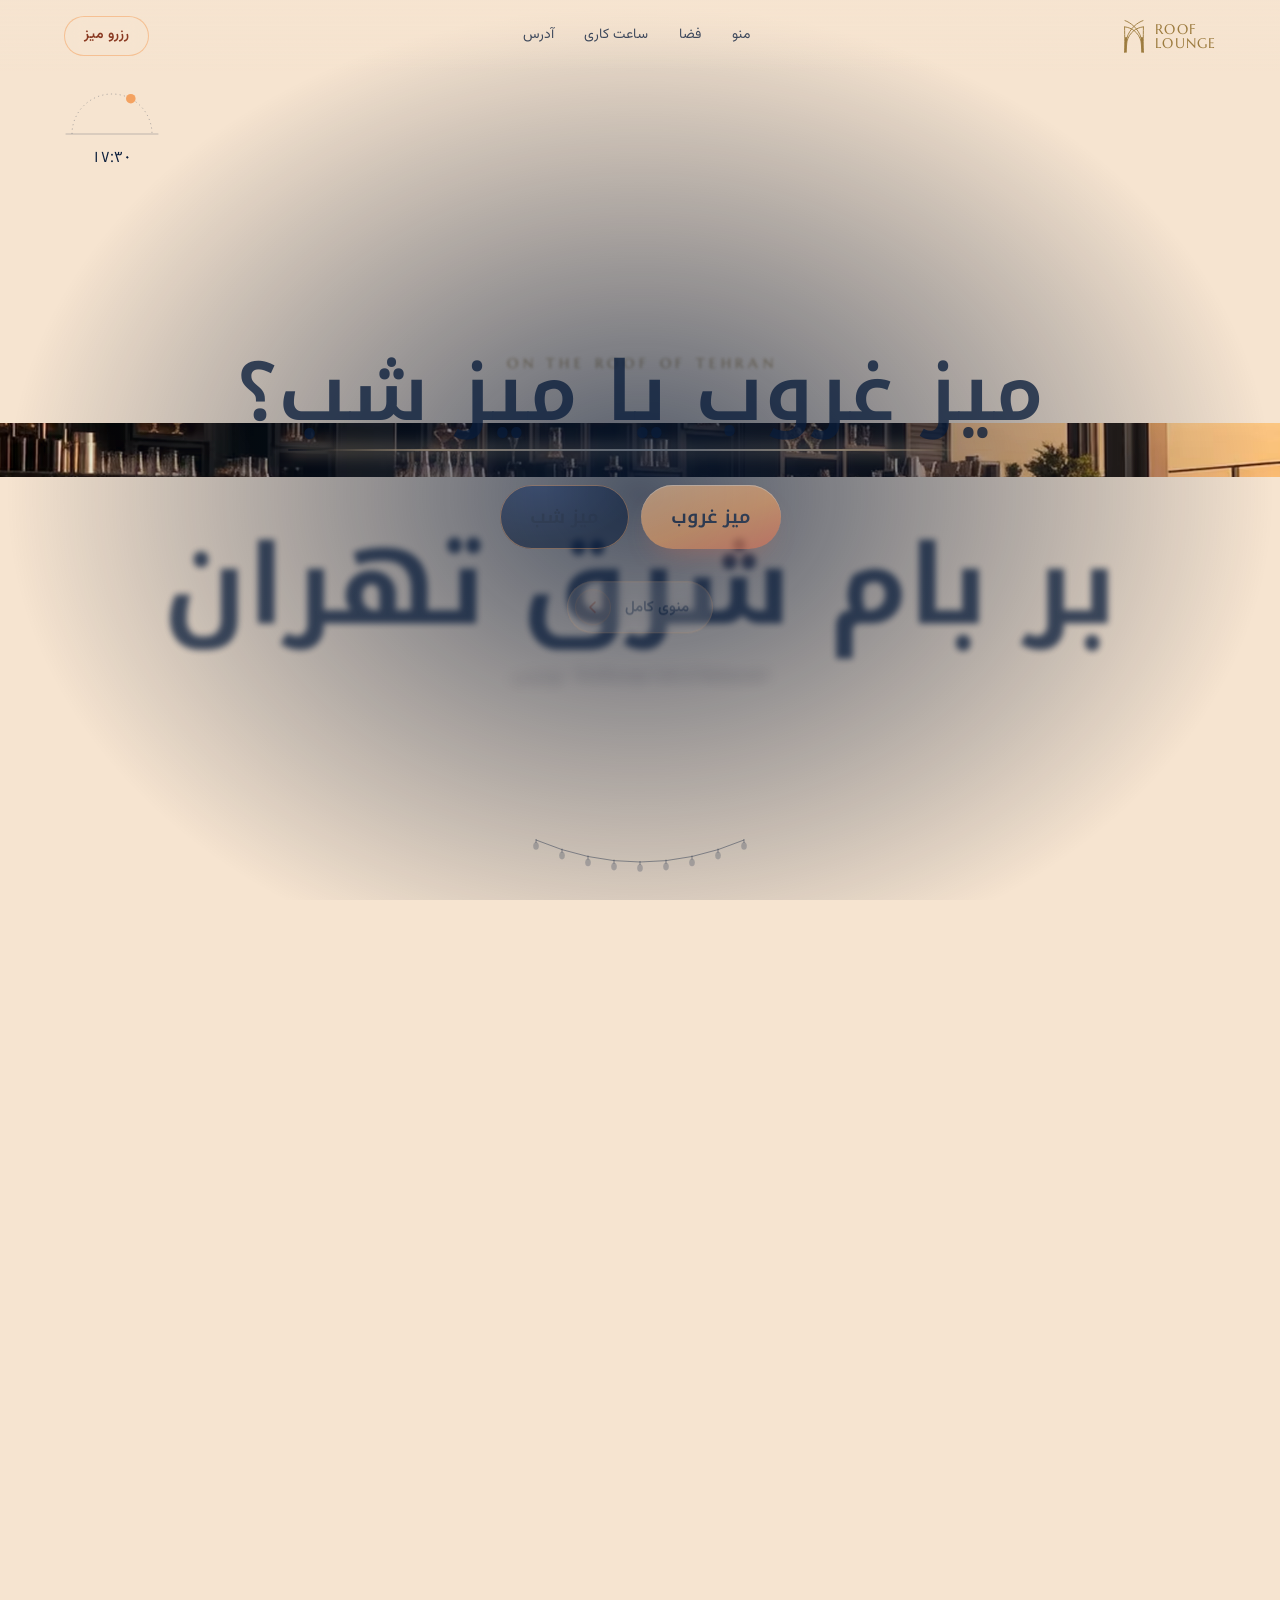
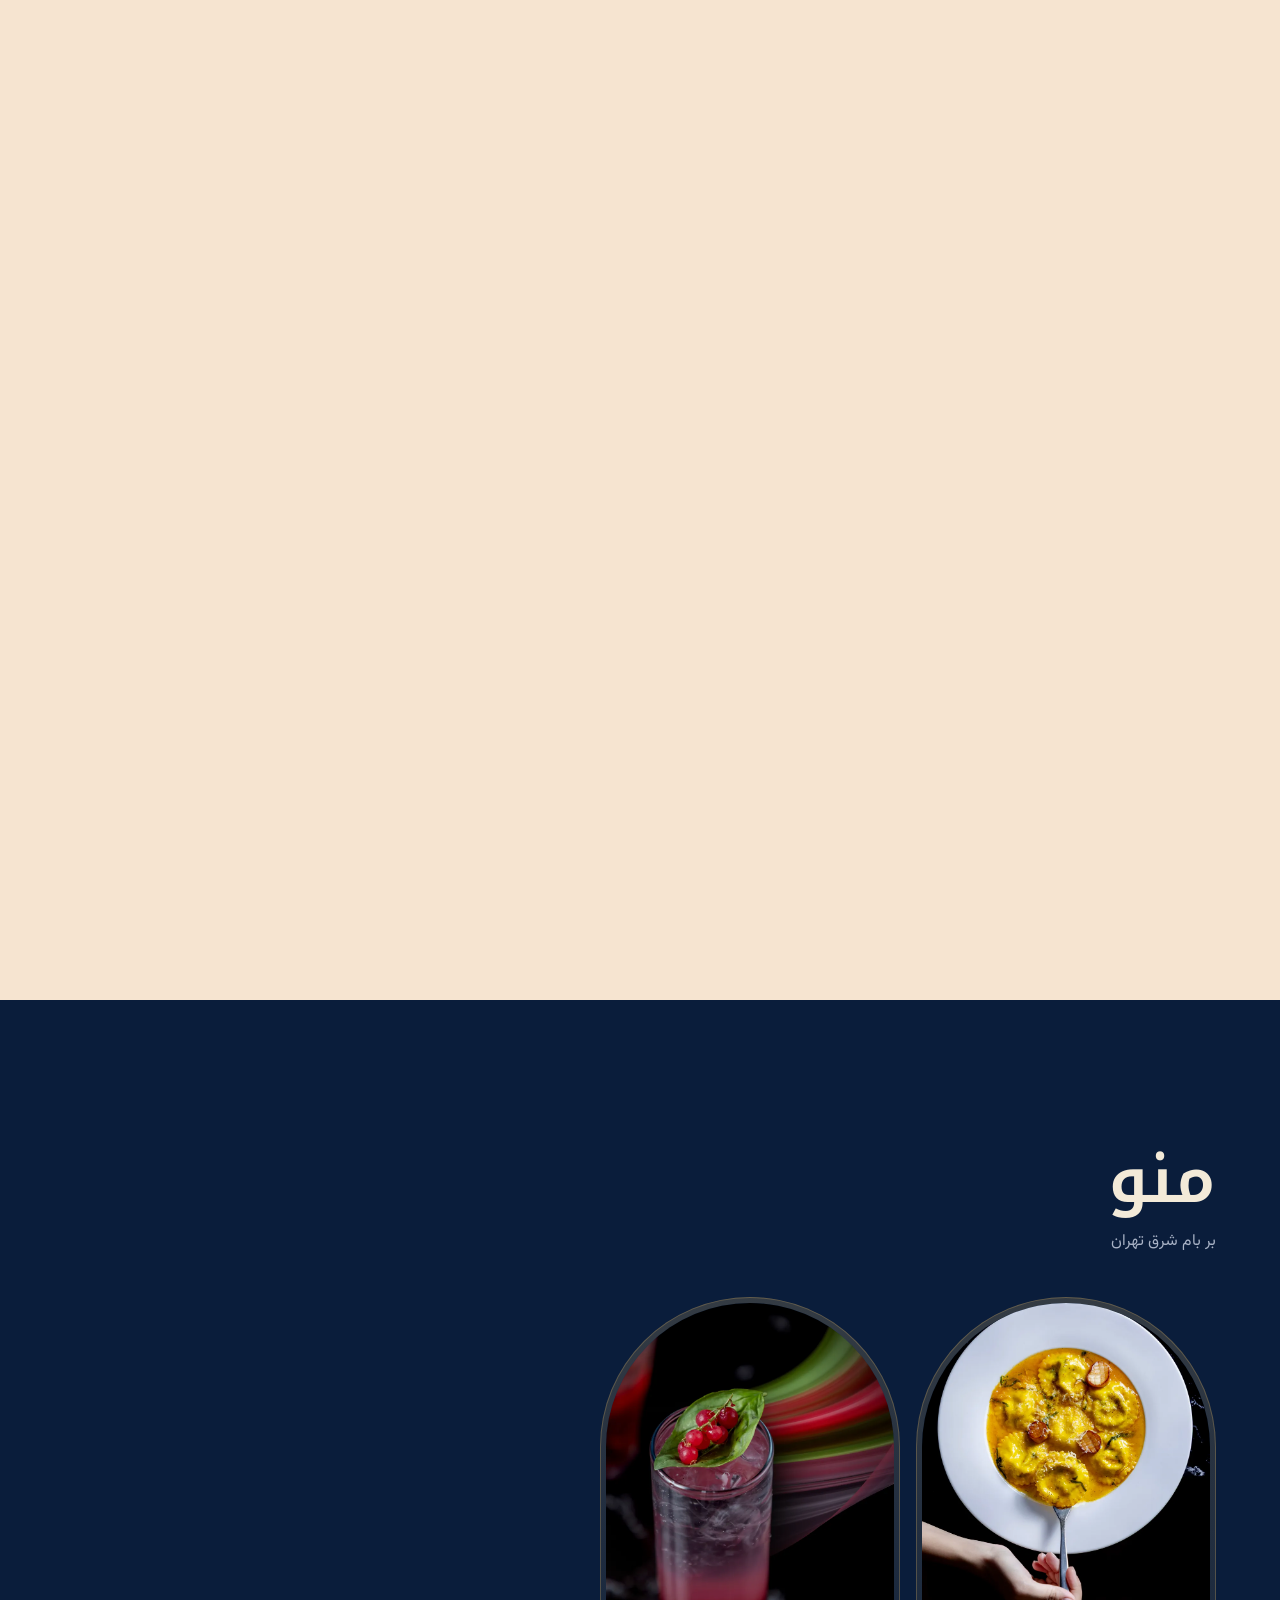
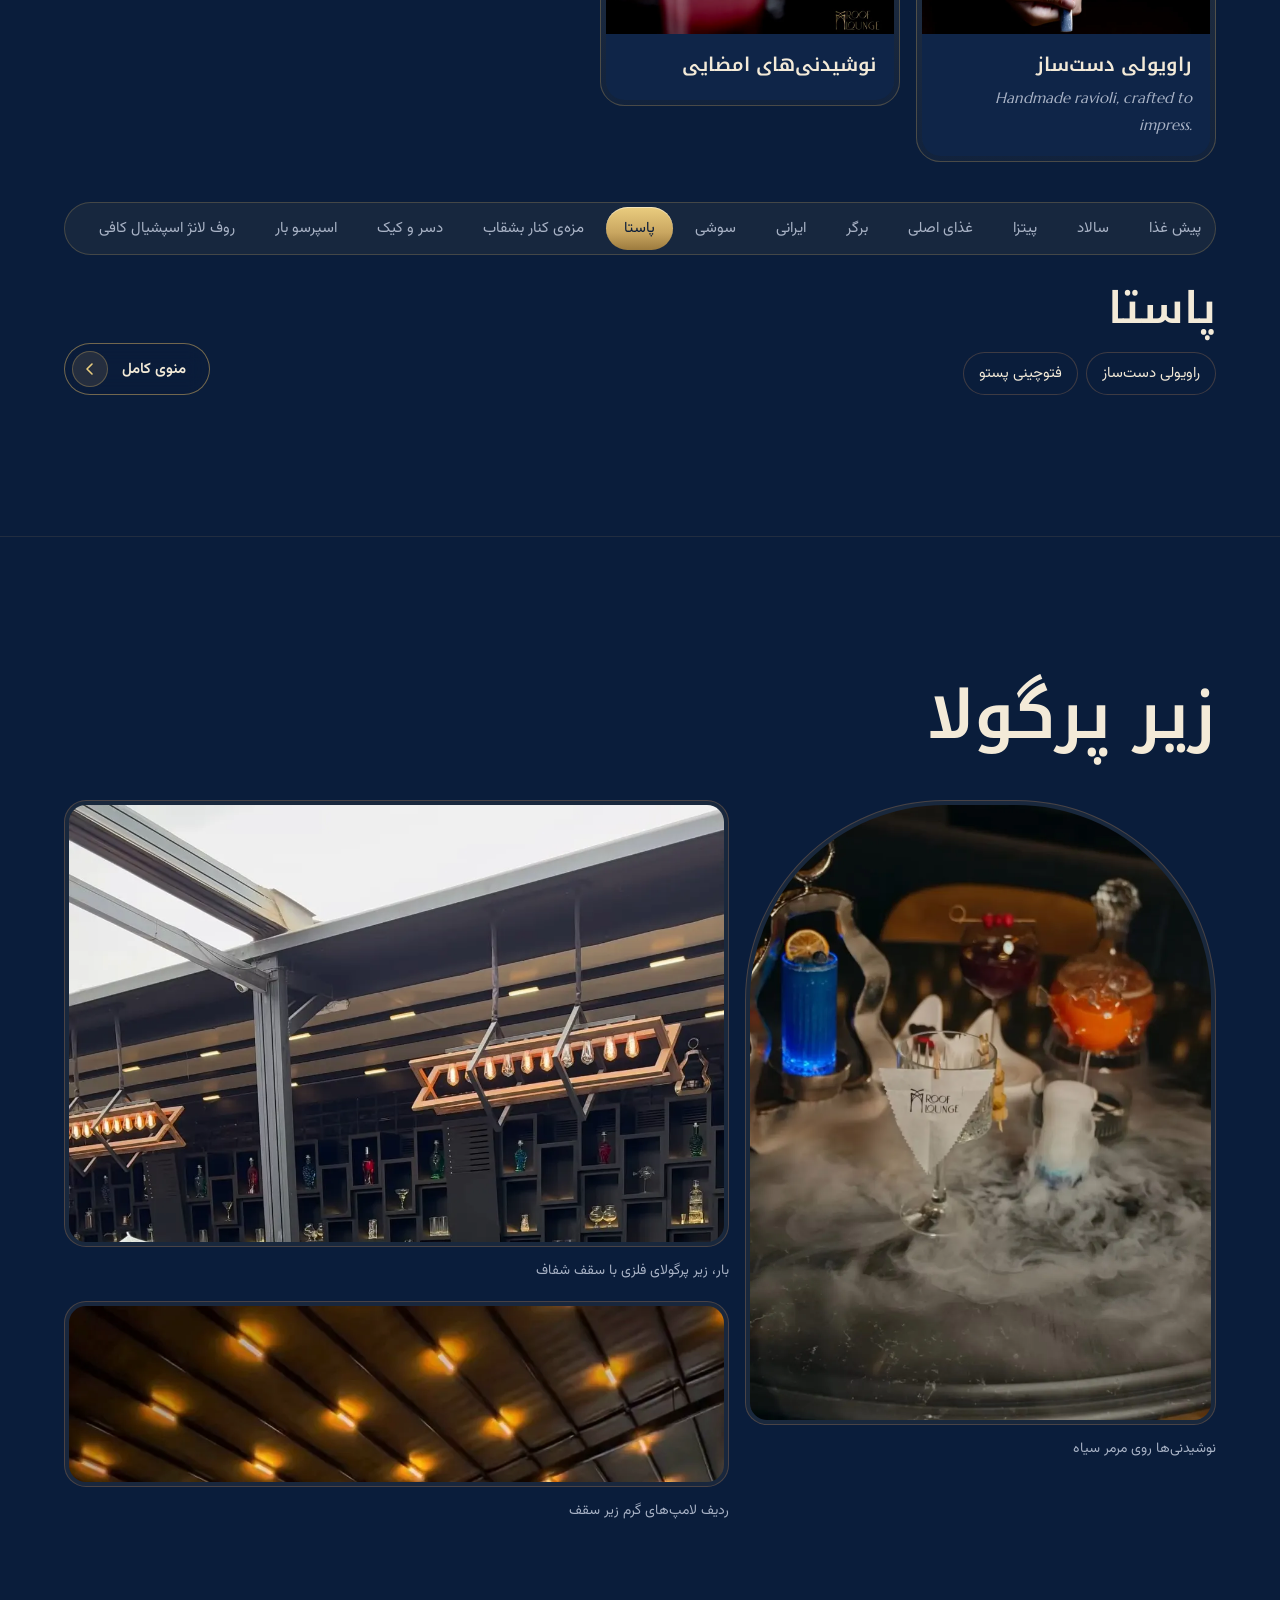
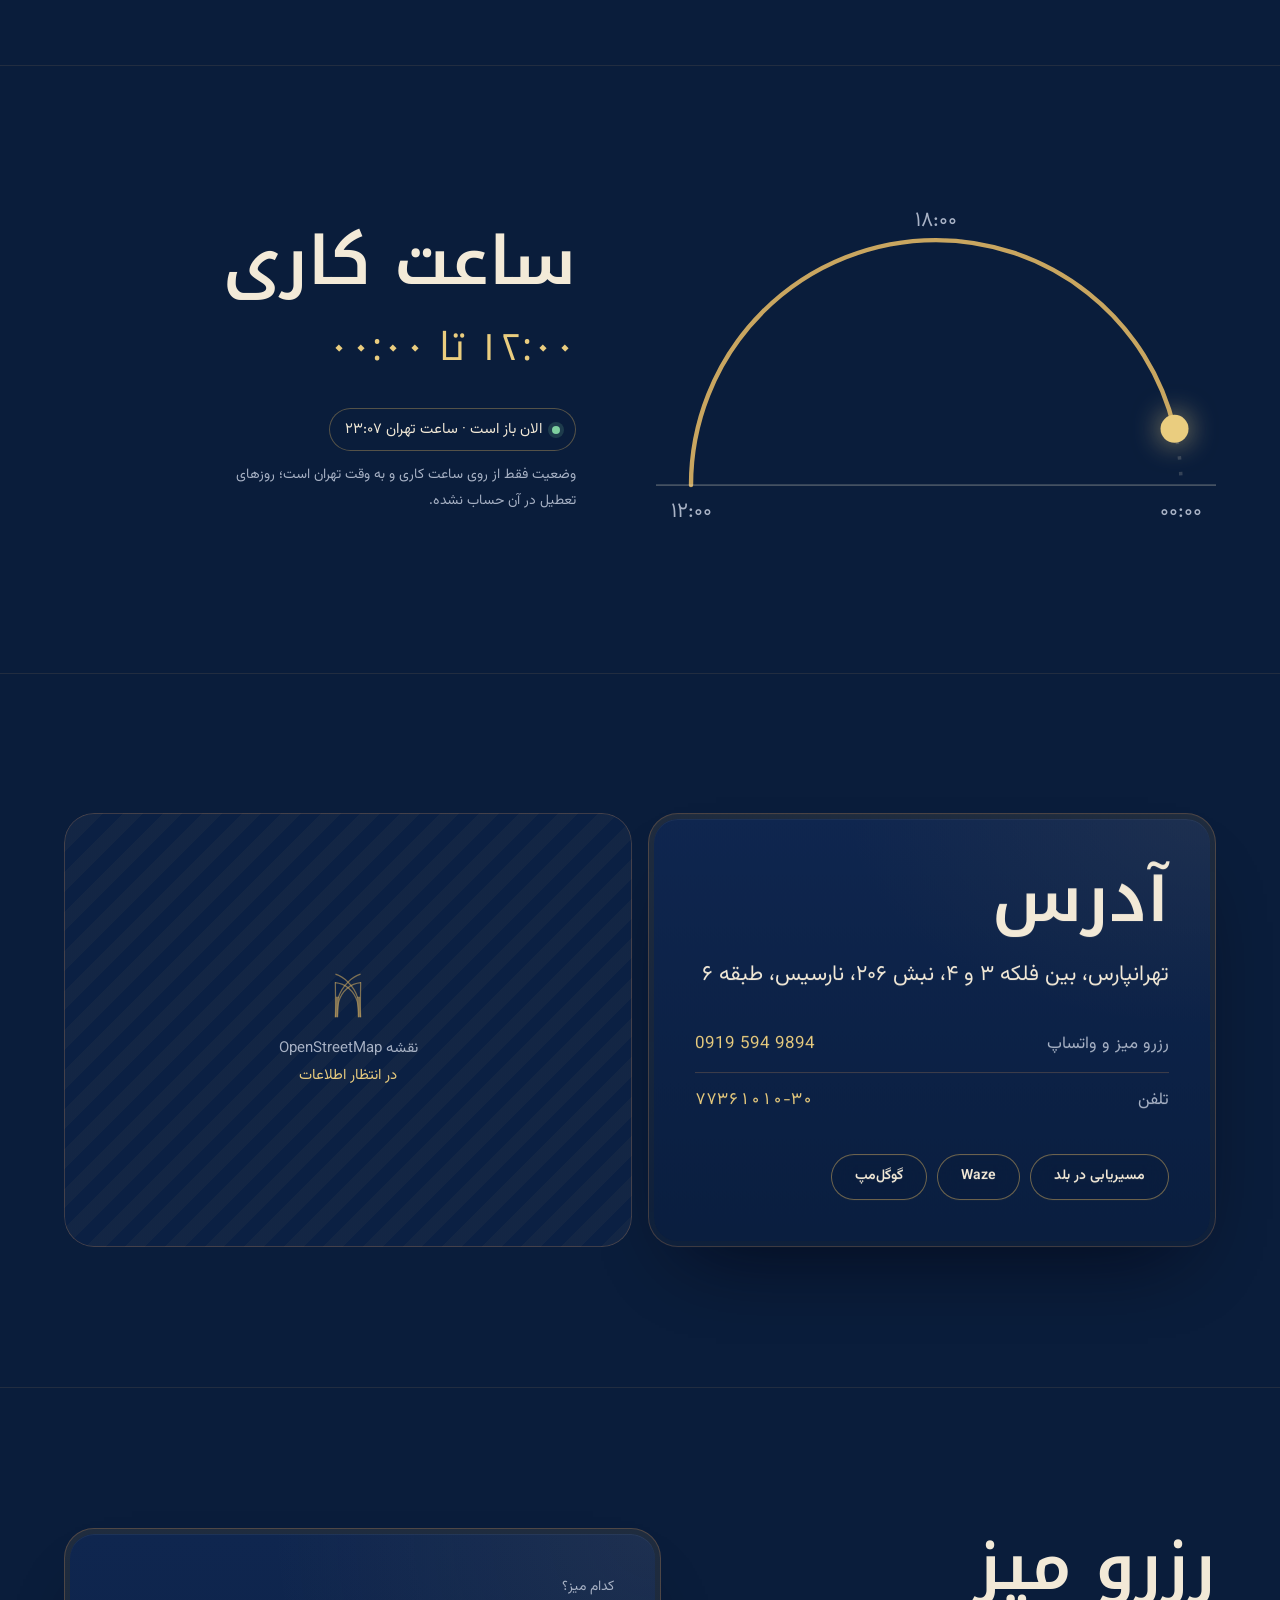
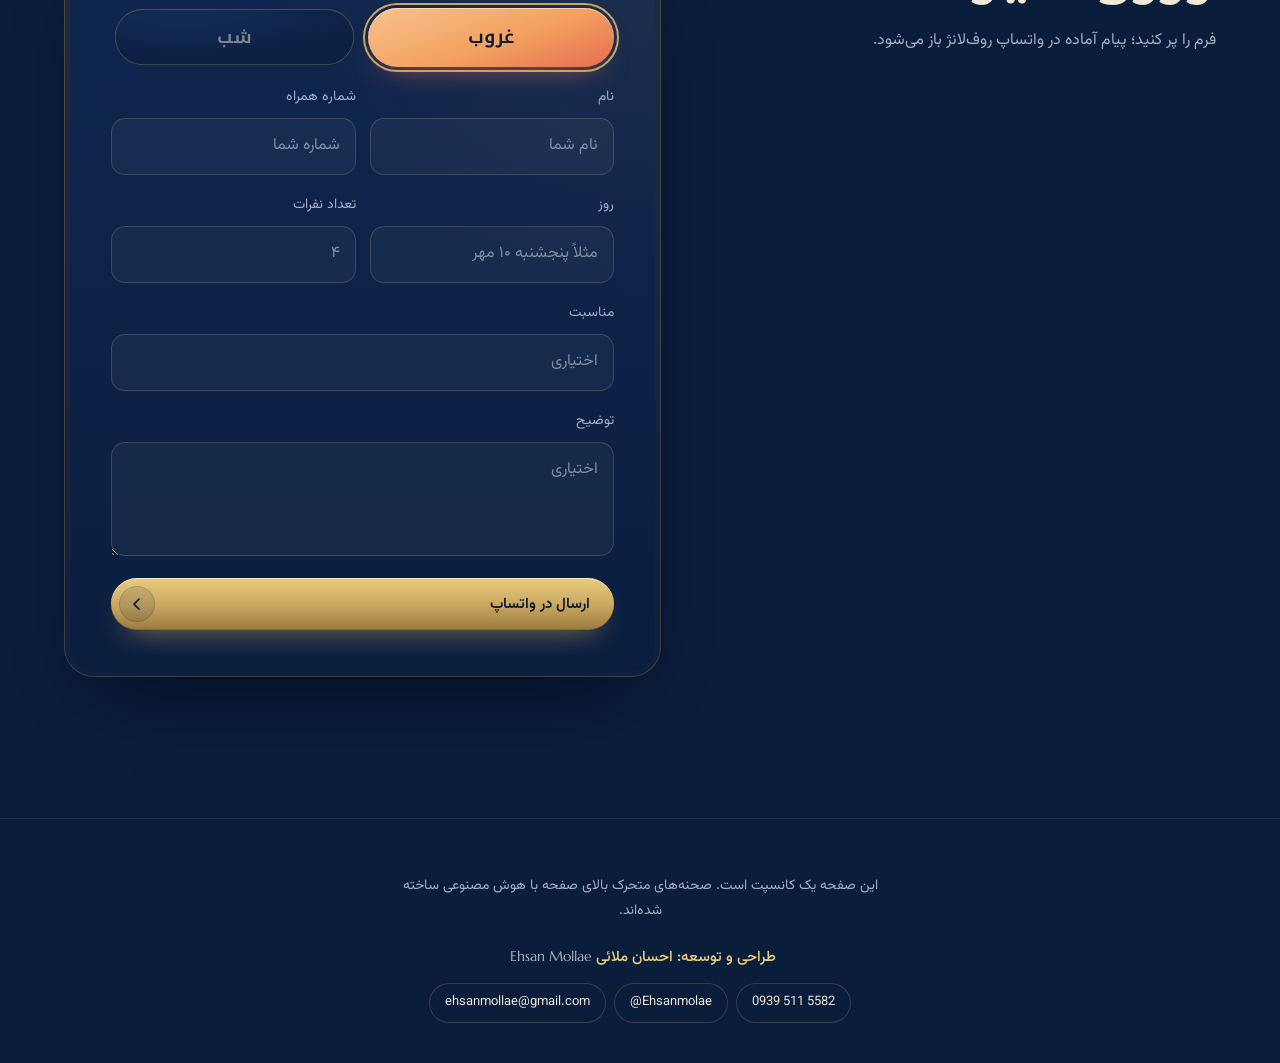
<file: index.html>
<!doctype html>
<html lang="fa" dir="rtl">
<head>
  <meta charset="utf-8">
  <meta name="viewport" content="width=device-width, initial-scale=1, viewport-fit=cover">
  <meta name="robots" content="noindex, nofollow">
  <meta name="theme-color" content="#0a1d3b">
  <title>روف‌لانژ، کافه رستوران بر بام شرق تهران</title>
  <meta name="description" content="Rooflounge Cafe &amp; Restaurant، تهرانپارس، طبقه ۶. ساعت کاری ۱۲:۰۰ تا ۰۰:۰۰. رزرو میز در واتساپ.">
  <link rel="preload" href="shared/fonts/noto-kufi-arabic-arabic-wght-normal.woff2" as="font" type="font/woff2" crossorigin>
  <link rel="stylesheet" href="shared/vendor/lenis.css">
  <link rel="stylesheet" href="shared/css/base.css">
  <link rel="stylesheet" href="style.css">
  <script type="application/ld+json">
  {
    "@context": "https://schema.org",
    "@type": "Restaurant",
    "name": "Rooflounge Cafe & Restaurant",
    "alternateName": "روف‌لانژ",
    "address": { "@type": "PostalAddress", "streetAddress": "تهرانپارس، بین فلکه ۳ و ۴، نبش ۲۰۶، نارسیس، طبقه ۶", "addressLocality": "تهران", "addressCountry": "IR" },
    "acceptsReservations": true,
    "menu": "https://rooflounge.menew.ir/",
    "sameAs": ["https://www.instagram.com/rooflounge.ir/"]
  }
  </script>
</head>
<body>
  <svg width="0" height="0" style="position:absolute" aria-hidden="true">
    <symbol id="mark" viewBox="0 0 480 780">
      <g fill="none" stroke="currentColor" stroke-width="20">
        <g id="mark-half">
          <path d="M36 52 C 160 92, 330 220, 396 432"/>
          <path d="M30 190 C 200 206, 340 320, 392 500 C 404 580, 408 680, 410 752"/>
          <path d="M446 184 C 442 420, 438 640, 446 752"/>
          <path d="M382 418 C 398 520, 406 660, 408 752 L 452 752 C 441 640, 437 520, 438 418 Z" fill="currentColor" stroke="none"/>
        </g>
        <use href="#mark-half" transform="translate(480 0) scale(-1 1)"/>
      </g>
    </symbol>
    <symbol id="i-arrow" viewBox="0 0 16 16"><path d="M10 3 5 8l5 5" fill="none" stroke="currentColor" stroke-width="1.6" stroke-linecap="round" stroke-linejoin="round"/></symbol>
  </svg>

  <div id="loader" aria-hidden="true">
    <svg class="loader-mark"><use href="#mark"/></svg>
    <div class="loader-track"><div class="loader-bar" data-loader-bar></div></div>
    <div class="loader-percent"><span data-loader-percent>۰</span>٪</div>
  </div>

  <header class="site-header">
    <a class="logo" href="#top" aria-label="روف‌لانژ">
      <svg class="logo-mark" aria-hidden="true"><use href="#mark"/></svg>
      <span class="logo-word" aria-hidden="true">ROOF<br>LOUNGE</span>
    </a>
    <nav aria-label="بخش‌ها">
      <a href="#menu">منو</a>
      <a href="#space">فضا</a>
      <a href="#hours">ساعت کاری</a>
      <a href="#visit">آدرس</a>
    </nav>
    <a class="btn header-cta" href="#reserve">رزرو میز</a>
  </header>

  <div class="canvas-wrap" aria-hidden="true"><canvas id="frame-canvas"></canvas></div>
  <div class="horizon-line" aria-hidden="true"></div>

  <!-- Story clock: the hour of the scroll story, not a claim about the venue. -->
  <div class="story-dial" aria-hidden="true">
    <svg viewBox="0 0 120 70">
      <defs><clipPath id="dial-sky"><rect x="-10" y="-20" width="140" height="80"/></clipPath></defs>
      <path class="dial-arc" d="M10 60 A 50 50 0 0 1 110 60"/>
      <line class="dial-ground" x1="2" y1="60" x2="118" y2="60"/>
      <g clip-path="url(#dial-sky)">
        <circle class="dial-sun" r="6"/>
        <g class="dial-moon"><circle r="5.5" class="dial-moon-disc"/><circle r="5.5" cx="2.8" cy="-2" class="dial-moon-cut"/></g>
      </g>
    </svg>
    <span class="dial-time" data-story-time>۱۷:۳۰</span>
  </div>

  <!-- Scroll indicator: a string of lights; bulbs light up one by one as the story moves on. -->
  <div class="string-lights" aria-hidden="true">
    <svg viewBox="0 0 220 40" data-lights></svg>
  </div>

  <main id="top">
    <div class="stage">
      <section class="scene align-center hero" data-enter="0" data-leave="3" data-anim="blur-in">
        <div class="scene-inner hero-inner">
          <div class="hero-above">
            <p class="hero-latin" data-reveal lang="en" dir="ltr">ON THE ROOF OF TEHRAN</p>
          </div>
          <div class="hero-below">
            <h1 class="display hero-title" data-reveal>بر بام شرق تهران</h1>
            <p class="hero-sub" data-reveal>Rooflounge Cafe &amp; Restaurant · تهرانپارس</p>
          </div>
        </div>
      </section>

      <section class="scene align-start golden" data-enter="10" data-leave="24" data-anim="blur-in">
        <div class="scene-inner">
          <h2 class="display h2" data-reveal>تعریف دوباره‌ی استاندارد؛</h2>
          <p class="lead" data-reveal>برای آن‌هایی که دنبال کیفیت هستند.</p>
        </div>
      </section>

      <section class="scene align-end dishes" data-enter="28" data-leave="44" data-anim="slide-end">
        <div class="scene-inner">
          <span class="eyebrow" data-reveal>از منو</span>
          <ul class="dish-list" data-reveal>
            <li><b>راویولی دست‌ساز</b><span lang="en" dir="ltr">Handmade ravioli, crafted to impress.</span></li>
            <li><b>فتوچینی پستو</b><span lang="en" dir="ltr">A little green. A lot of flavor. Pesto Fettuccine, your kind of comfort.</span></li>
            <li><b>استیک</b><span lang="en" dir="ltr">A perfect cut, elevated by precision.</span></li>
            <li><b>دیپ بیکن</b></li>
          </ul>
        </div>
      </section>

      <section class="scene align-start twilight" data-enter="48" data-leave="62" data-anim="clip-reveal">
        <div class="scene-inner">
          <h2 class="display h2" data-reveal>نوشیدنی‌های امضایی</h2>
          <p class="lead" data-reveal>وقتی طعم، طراحی و جزئیات همراه هم می‌شود؛ هر نوشیدنی به امضایی از سبک متفاوت روف‌لانژ تبدیل می‌شود.</p>
        </div>
      </section>

      <section class="scene align-end night" data-enter="66" data-leave="80" data-anim="fade-up">
        <div class="scene-inner">
          <span class="eyebrow" data-reveal>ساعت کاری</span>
          <h2 class="display h2 night-hours" data-reveal><span class="num">۱۲:۰۰</span> تا <span class="num">۰۰:۰۰</span></h2>
          <p class="lead" data-reveal>تهرانپارس، طبقه ۶.</p>
        </div>
      </section>

      <section class="scene align-center cta-scene" data-enter="85" data-leave="100" data-anim="fade-up" data-persist="true">
        <div class="scene-inner">
          <h2 class="display cta-title" data-reveal>میز غروب یا میز شب؟</h2>
          <div class="cta-choices" data-reveal>
            <a class="when-btn is-sunset" href="#reserve" data-when="غروب"><b>میز غروب</b></a>
            <a class="when-btn is-night" href="#reserve" data-when="شب"><b>میز شب</b></a>
          </div>
          <a class="btn ghost cta-menu" href="https://rooflounge.menew.ir/" target="_blank" rel="noopener" data-reveal>منوی کامل <span class="btn-icon" aria-hidden="true"><svg><use href="#i-arrow"/></svg></span></a>
        </div>
      </section>
    </div>

    <div id="scroll-container" aria-hidden="true"></div>

    <div class="after">
      <section class="menu" id="menu" aria-labelledby="menu-title">
        <div class="wrap">
          <h2 class="display h2" id="menu-title" data-rise>منو</h2>
          <p class="lead" data-rise>بر بام شرق تهران</p>
          <div class="featured">
            <figure class="arch-card" data-rise>
              <div class="arch-core">
                <img src="assets/img/ravioli.webp" alt="راویولی دست‌ساز در بشقاب سفید روی مرمر سیاه" width="900" height="1125" loading="lazy">
                <figcaption><b>راویولی دست‌ساز</b><span lang="en" dir="ltr">Handmade ravioli, crafted to impress.</span></figcaption>
              </div>
            </figure>
            <figure class="arch-card" data-rise="0.08">
              <div class="arch-core">
                <img src="assets/img/signature-drink.webp" alt="نوشیدنی امضایی روف‌لانژ با توت قرمز و برگ ریحان" width="900" height="1125" loading="lazy">
                <figcaption><b>نوشیدنی‌های امضایی</b></figcaption>
              </div>
            </figure>
          </div>
          <div class="tabs" role="tablist" aria-label="دسته‌های منو" data-rise></div>
          <div class="menu-panels" data-menu-panels></div>
        </div>
      </section>

      <section class="space" id="space" aria-labelledby="space-title">
        <div class="wrap">
          <h2 class="display h2" id="space-title" data-rise>زیر پرگولا</h2>
          <div class="gallery">
            <figure class="g-bar" data-rise>
              <div class="frame"><img src="assets/img/bar.webp" alt="بار روف‌لانژ با قفسه‌های مکعبی و لوسترهای لامپ ادیسون زیر پرگولای فلزی" width="1080" height="720" loading="lazy"></div>
              <figcaption>بار، زیر پرگولای فلزی با سقف شفاف</figcaption>
            </figure>
            <figure class="g-drinks" data-rise="0.08">
              <div class="frame"><img src="assets/img/smoke-drinks.webp" alt="نوشیدنی‌های روف‌لانژ روی میز مرمر سیاه با دود یخ خشک" width="920" height="1230" loading="lazy"></div>
              <figcaption>نوشیدنی‌ها روی مرمر سیاه</figcaption>
            </figure>
            <figure class="g-ceiling" data-rise="0.12">
              <div class="frame"><img src="assets/img/ceiling-lamps.webp" alt="ردیف چراغ‌های گرم بین تیغه‌های سقف در شب" width="1080" height="290" loading="lazy"></div>
              <figcaption>ردیف لامپ‌های گرم زیر سقف</figcaption>
            </figure>
          </div>
        </div>
      </section>

      <section class="hours" id="hours" aria-labelledby="hours-title">
        <div class="wrap hours-inner">
          <div class="hours-dial" data-rise>
            <svg viewBox="0 0 320 180" aria-hidden="true">
              <path class="hd-track" d="M20 160 A 140 140 0 0 1 300 160"/>
              <path class="hd-passed" d="M20 160 A 140 140 0 0 1 300 160" pathLength="1" data-hours-passed/>
              <line class="hd-ground" x1="0" y1="160" x2="320" y2="160"/>
              <circle class="hd-now" r="8" data-hours-now/>
              <text x="20" y="178" class="hd-label">۱۲:۰۰</text>
              <text x="160" y="12" class="hd-label">۱۸:۰۰</text>
              <text x="300" y="178" class="hd-label">۰۰:۰۰</text>
            </svg>
          </div>
          <div class="hours-copy">
            <h2 class="display h2" id="hours-title" data-rise>ساعت کاری</h2>
            <p class="hours-range num" data-rise>۱۲:۰۰ تا ۰۰:۰۰</p>
            <p class="open-badge" data-rise data-open-badge><i aria-hidden="true"></i><span data-open-text>ساعت تهران</span></p>
            <p class="note" data-rise>وضعیت فقط از روی ساعت کاری و به وقت تهران است؛ روزهای تعطیل در آن حساب نشده.</p>
          </div>
        </div>
      </section>

      <section class="visit" id="visit" aria-labelledby="visit-title">
        <div class="wrap visit-inner">
          <div class="shell visit-card" data-rise>
            <div class="core">
              <h2 class="display h2" id="visit-title">آدرس</h2>
              <address class="visit-address">تهرانپارس، بین فلکه ۳ و ۴، نبش ۲۰۶، نارسیس، طبقه ۶</address>
              <ul class="visit-lines">
                <li><span>رزرو میز و واتساپ</span><a href="https://wa.me/989195949894" target="_blank" rel="noopener" dir="ltr">0919 594 9894</a></li>
                <li><span>تلفن</span><a href="tel:+982177361010" dir="ltr">۷۷۳۶۱۰۱۰-۳۰</a></li>
              </ul>
              <div class="route">
                <a class="btn ghost" href="https://balad.ir/p/6OehE4UlCZL7j7" target="_blank" rel="noopener">مسیریابی در بلد</a>
                <a class="btn ghost" href="https://waze.com/ul?q=%D8%AA%D9%87%D8%B1%D8%A7%D9%86%D9%BE%D8%A7%D8%B1%D8%B3%20%D9%86%D8%A7%D8%B1%D8%B3%DB%8C%D8%B3" target="_blank" rel="noopener">Waze</a>
                <a class="btn ghost" href="https://www.google.com/maps/search/?api=1&amp;query=Rooflounge%20Tehranpars%20Tehran" target="_blank" rel="noopener">گوگل‌مپ</a>
              </div>
            </div>
          </div>
          <div class="map-slot" data-rise role="img" aria-label="جای نقشه OpenStreetMap تهرانپارس">
            <svg class="map-mark" aria-hidden="true"><use href="#mark"/></svg>
            <p>نقشه OpenStreetMap<br><span>در انتظار اطلاعات</span></p>
          </div>
        </div>
      </section>

      <section class="reserve" id="reserve" aria-labelledby="reserve-title">
        <div class="wrap reserve-inner">
          <div class="reserve-copy">
            <h2 class="display h2" id="reserve-title" data-rise>رزرو میز</h2>
            <p class="lead" data-rise>فرم را پر کنید؛ پیام آماده در واتساپ روف‌لانژ باز می‌شود.</p>
          </div>
          <form class="lead-form shell" novalidate data-rise>
            <div class="core form-core">
              <fieldset class="when">
                <legend>کدام میز؟</legend>
                <label class="when-choice is-sunset"><input type="radio" name="when" value="غروب" checked><span><b>غروب</b></span></label>
                <label class="when-choice is-night"><input type="radio" name="when" value="شب"><span><b>شب</b></span></label>
              </fieldset>
              <div class="form-row">
                <label>نام<input name="name" required autocomplete="name" placeholder="نام شما"></label>
                <label>شماره همراه<input name="phone" required inputmode="tel" autocomplete="tel" pattern="0?9[0-9]{9}" placeholder="شماره شما" data-digits dir="ltr"></label>
              </div>
              <div class="form-row">
                <label>روز<input name="day" required placeholder="مثلاً پنجشنبه ۱۰ مهر"></label>
                <label>تعداد نفرات<input name="guests" required inputmode="numeric" pattern="[0-9]{1,2}" placeholder="۴" data-digits dir="ltr"></label>
              </div>
              <label>مناسبت<input name="occasion" placeholder="اختیاری"></label>
              <label>توضیح<textarea name="note" rows="3" placeholder="اختیاری"></textarea></label>
              <button class="btn" type="submit">ارسال در واتساپ <span class="btn-icon" aria-hidden="true"><svg><use href="#i-arrow"/></svg></span></button>
              <p class="form-sent" role="status">واتساپ باز شد؛ پیام را ارسال کنید.</p>
            </div>
          </form>
        </div>
      </section>

      <footer class="footer">
        <div class="wrap footer-inner">
          <p class="footer-concept">این صفحه یک کانسپت است. صحنه‌های متحرک بالای صفحه با هوش مصنوعی ساخته شده‌اند.</p>
          <div class="credit">
            <p class="credit-name">طراحی و توسعه: احسان ملائی <span lang="en" dir="ltr">Ehsan Mollae</span></p>
            <div class="credit-links">
              <a href="tel:+989395115582" dir="ltr">0939 511 5582</a>
              <a href="https://t.me/Ehsanmolae" target="_blank" rel="noopener" dir="ltr">@Ehsanmolae</a>
              <a href="mailto:ehsanmollae@gmail.com" dir="ltr">ehsanmollae@gmail.com</a>
            </div>
          </div>
        </div>
      </footer>
    </div>
  </main>

  <script src="shared/vendor/lenis.min.js"></script>
  <script src="shared/vendor/gsap.min.js"></script>
  <script src="shared/vendor/ScrollTrigger.min.js"></script>
  <script type="module" src="app.js"></script>
</body>
</html>
</file>
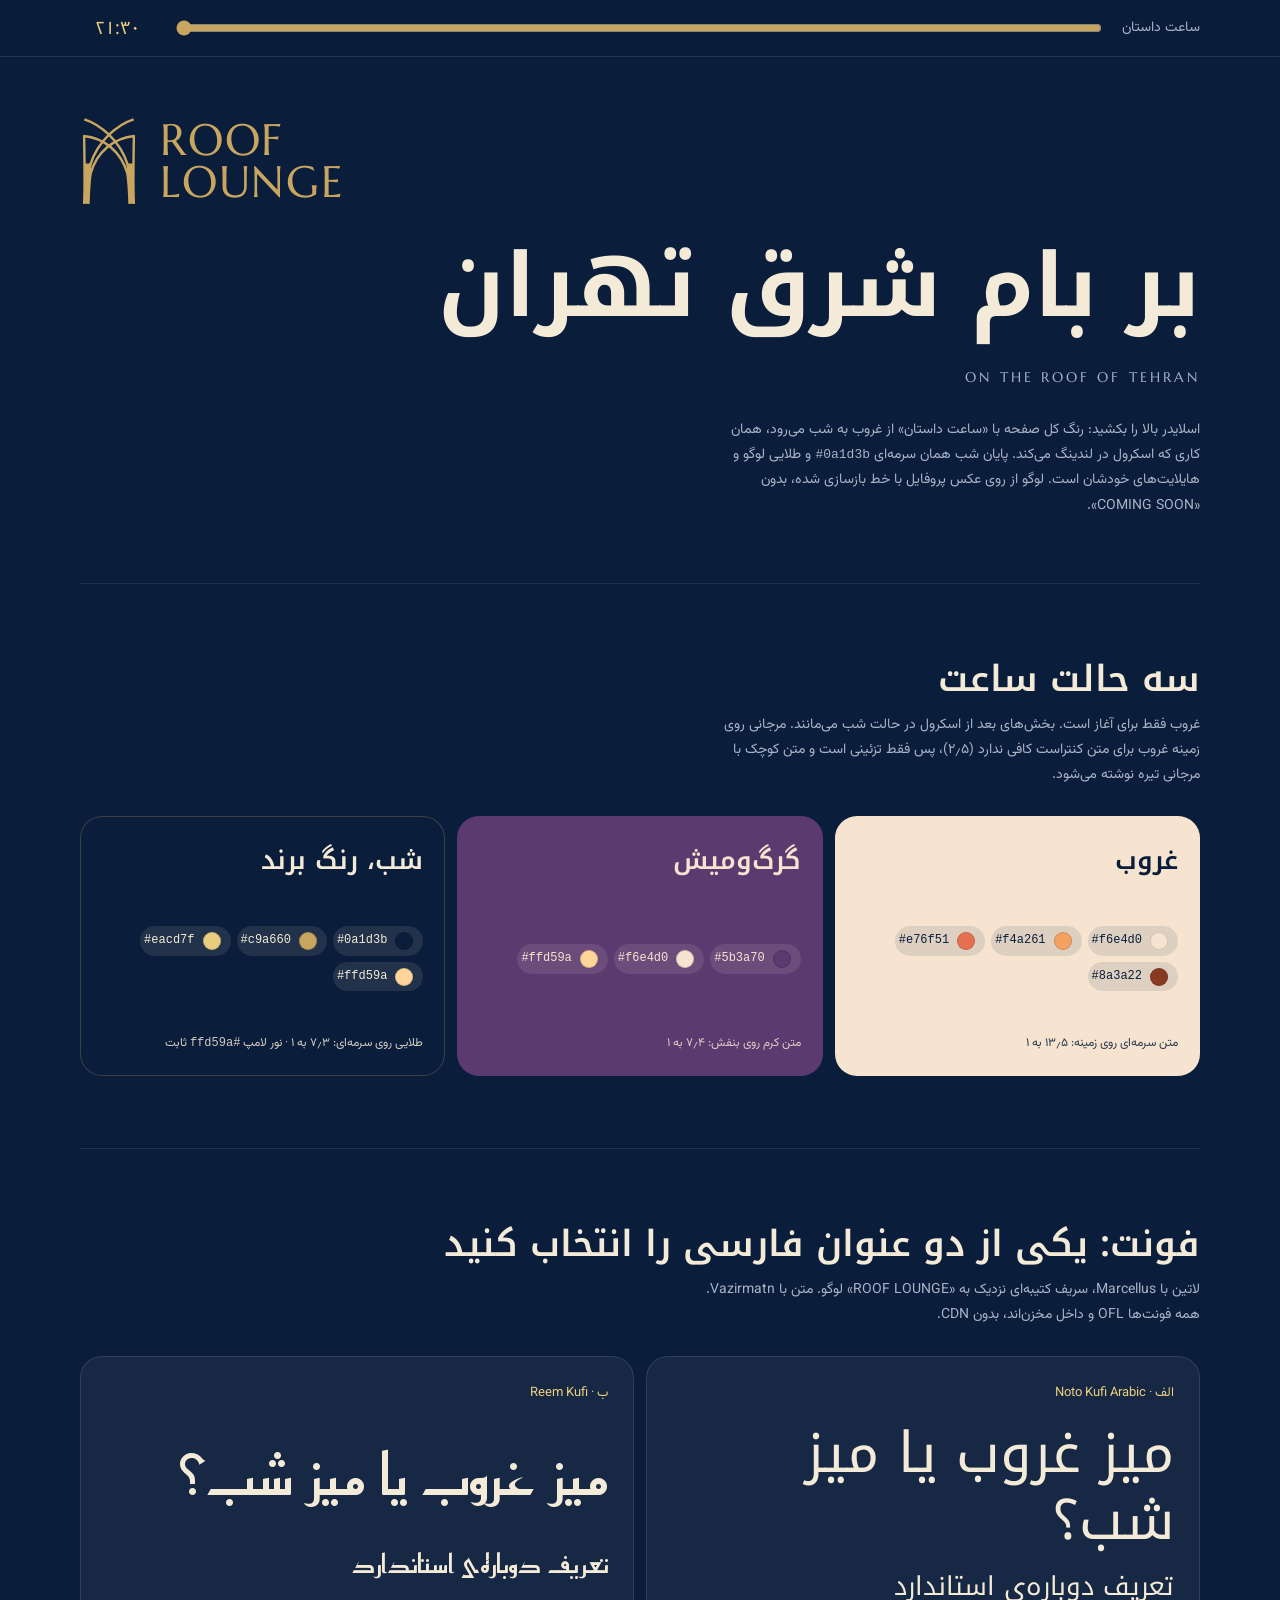
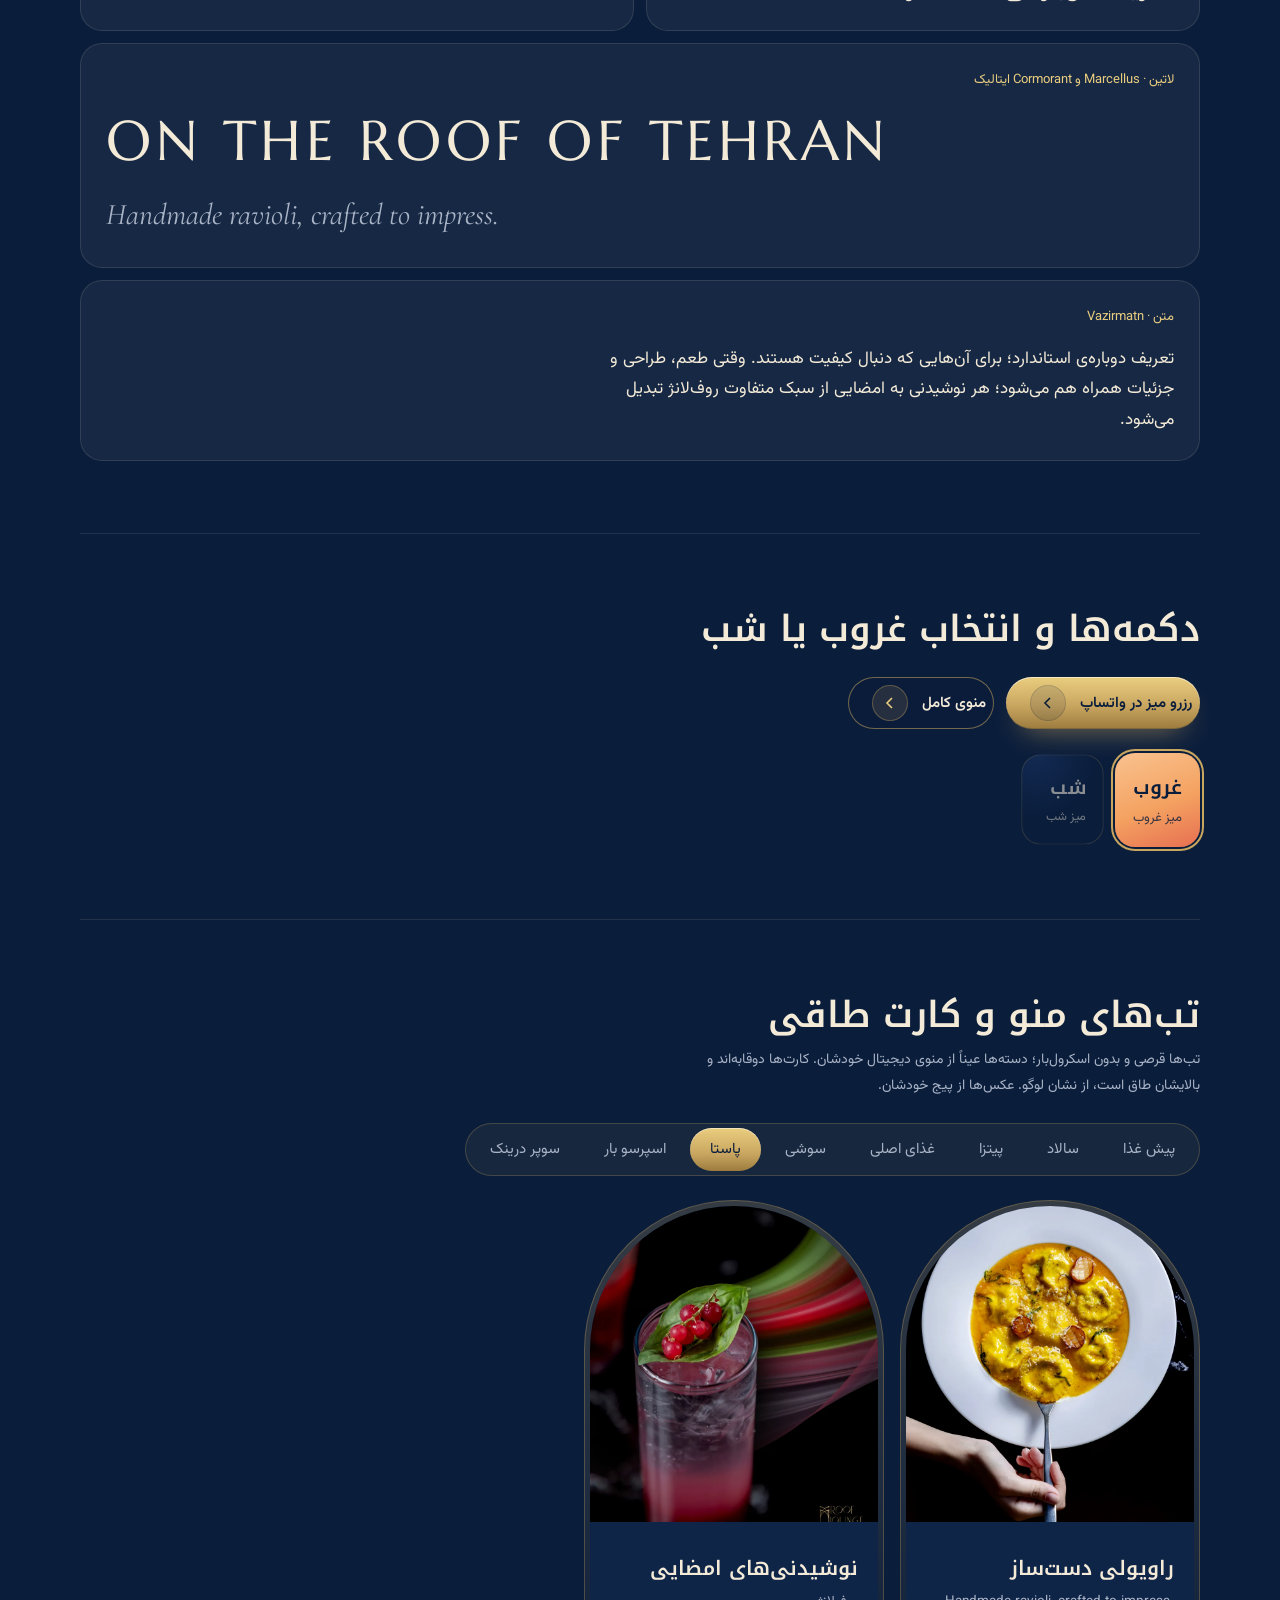
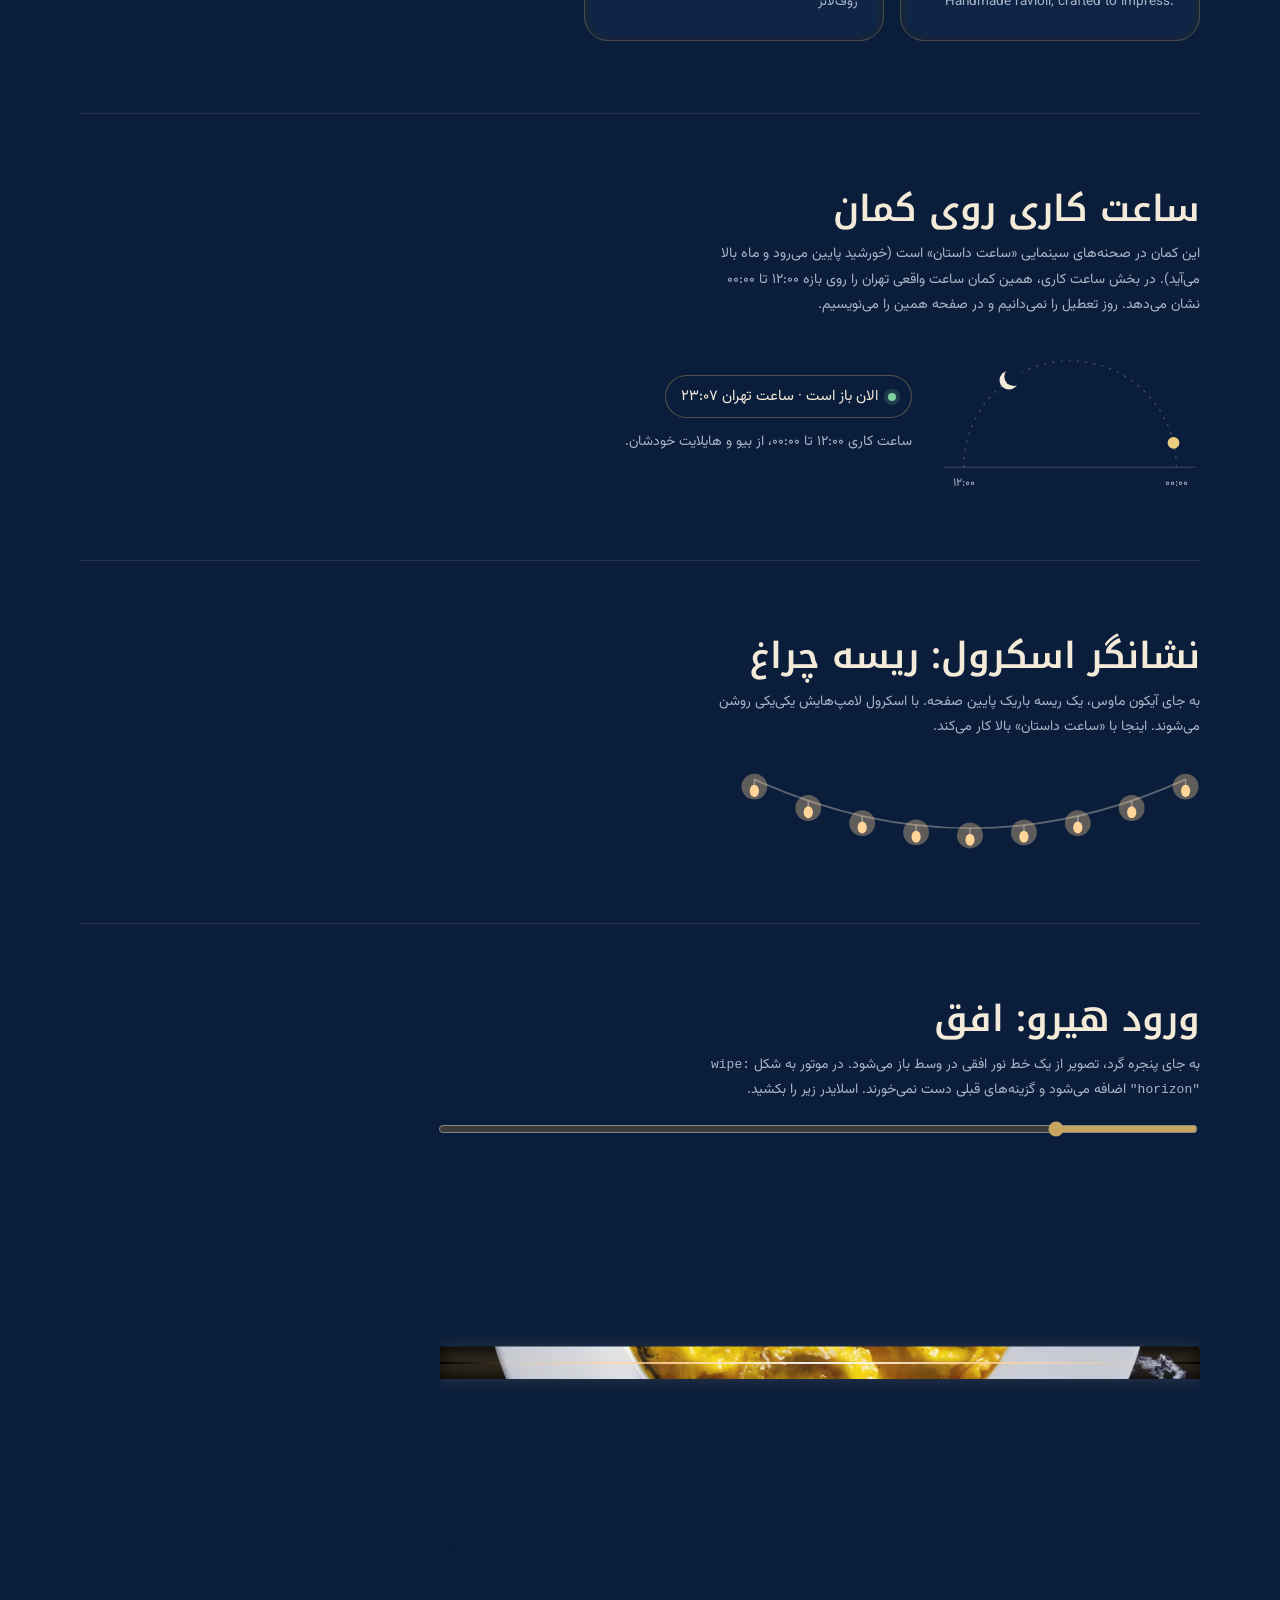
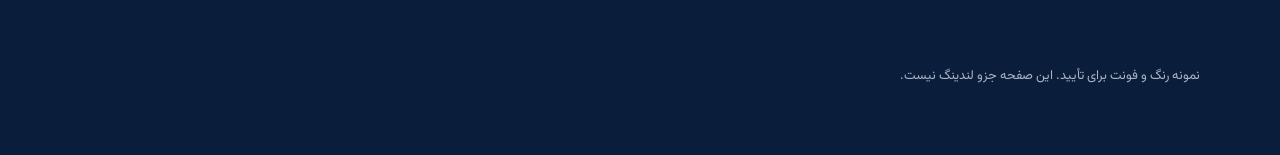
<file: design/tokens.html>
<!doctype html>
<html lang="fa" dir="rtl">
<head>
<meta charset="utf-8">
<meta name="viewport" content="width=device-width, initial-scale=1, viewport-fit=cover">
<meta name="robots" content="noindex, nofollow">
<title>روف‌لانژ: نمونه رنگ و فونت</title>
<style>
@font-face { font-family: "Vazirmatn"; src: url("../shared/fonts/Vazirmatn-wght.woff2") format("woff2"); font-weight: 100 900; font-display: swap; }
@font-face { font-family: "Noto Kufi"; src: url("../shared/fonts/noto-kufi-arabic-arabic-wght-normal.woff2") format("woff2"); font-weight: 100 900; font-display: swap; unicode-range: U+0600-06FF, U+0750-077F, U+200C-200E, U+FB50-FDFF, U+FE70-FEFF; }
@font-face { font-family: "Noto Kufi"; src: url("../shared/fonts/noto-kufi-arabic-latin-wght-normal.woff2") format("woff2"); font-weight: 100 900; font-display: swap; unicode-range: U+0000-00FF, U+2000-206F; }
@font-face { font-family: "Reem Kufi"; src: url("../shared/fonts/reem-kufi-arabic-wght-normal.woff2") format("woff2"); font-weight: 400 700; font-display: swap; unicode-range: U+0600-06FF, U+0750-077F, U+200C-200E, U+FB50-FDFF, U+FE70-FEFF; }
@font-face { font-family: "Marcellus"; src: url("../shared/fonts/marcellus-latin-400-normal.woff2") format("woff2"); font-weight: 400; font-display: swap; }
@font-face { font-family: "Cormorant"; src: url("../shared/fonts/cormorant-latin-wght-normal.woff2") format("woff2"); font-weight: 300 700; font-display: swap; }
@font-face { font-family: "Cormorant"; src: url("../shared/fonts/cormorant-latin-wght-italic.woff2") format("woff2"); font-weight: 300 700; font-style: italic; font-display: swap; }

/* Night values are the defaults: sections after the cinematic part stay in the brand's own navy and gold. */
:root {
  --bg: #0a1d3b; --surface: #0f2548; --ink: #f3ead8; --muted: #a9b3c6;
  --accent: #c9a660; --accent-hi: #eacd7f; --accent-lo: #9c7b3e; --accent-text: #eacd7f; --brand: #c9a660;
  --lamp: #ffd59a; --navy: #0a1d3b;
  --font-display: "Noto Kufi", "Vazirmatn", sans-serif;
  --font-latin: "Marcellus", "Cormorant", serif;
  --font-body: "Vazirmatn", system-ui, sans-serif;
  --spring: cubic-bezier(0.16, 1, 0.3, 1);
  --gutter: clamp(16px, 5vw, 72px);
}
*, *::before, *::after { box-sizing: border-box; }
body { margin: 0; background: var(--bg); color: var(--ink); font-family: var(--font-body); font-size: 16px; line-height: 1.8; -webkit-font-smoothing: antialiased; overflow-x: hidden; }
.line { stroke: color-mix(in srgb, var(--ink) 22%, transparent); }
.wrap { width: min(1120px, 100% - 2 * var(--gutter)); margin-inline: auto; }
h1, h2, h3 { margin: 0; font-weight: 600; }
p { margin: 0; }
section { padding: 72px 0; border-top: 1px solid color-mix(in srgb, var(--ink) 10%, transparent); }
.section-title { font-family: var(--font-display); font-size: clamp(26px, 3vw, 36px); line-height: 1.3; margin-bottom: 10px; }
.note { color: var(--muted); font-size: 14px; max-width: 62ch; }
code { font-family: ui-monospace, monospace; font-size: 13px; direction: ltr; unicode-bidi: isolate; }

/* ---- story clock bar ---- */
.clockbar {
  position: sticky; top: 0; z-index: 10;
  background: color-mix(in srgb, var(--bg) 82%, transparent);
  -webkit-backdrop-filter: blur(14px); backdrop-filter: blur(14px);
  border-bottom: 1px solid color-mix(in srgb, var(--ink) 12%, transparent);
}
.clockbar .wrap { display: flex; align-items: center; gap: 18px; padding: 12px 0; }
.clockbar label { font-size: 14px; color: var(--muted); white-space: nowrap; }
.clockbar input { flex: 1; accent-color: var(--accent); min-width: 0; }
.clockbar output { font-family: var(--font-display); font-size: 18px; min-width: 4.2em; text-align: center; color: var(--accent-text); }

/* ---- hero lockup ---- */
.lockup { display: flex; align-items: center; gap: 22px; direction: ltr; }
.lockup svg { width: 58px; height: auto; color: var(--brand); }
.lockup .word { font-family: var(--font-latin); font-size: 44px; line-height: 0.95; letter-spacing: 0.04em; color: var(--brand); }
.intro { display: grid; gap: 28px; padding: 56px 0 64px; }
.intro .display { font-family: var(--font-display); font-size: clamp(40px, 7vw, 88px); line-height: 1.15; font-weight: 700; }
.intro .latin { font-family: var(--font-latin); letter-spacing: 0.22em; font-size: 14px; color: var(--muted); direction: ltr; text-align: right; }

/* ---- swatches ---- */
.states { display: grid; grid-template-columns: repeat(3, 1fr); gap: 12px; margin-top: 28px; }
.state { border-radius: 22px; padding: 22px; min-height: 260px; display: grid; align-content: space-between; gap: 18px; }
.state h3 { font-family: var(--font-display); font-size: 26px; }
.state .chips { display: flex; flex-wrap: wrap; gap: 6px; }
.state .chip { display: inline-flex; align-items: center; gap: 8px; font-size: 12px; padding: 4px 10px 4px 4px; border-radius: 999px; background: color-mix(in srgb, currentColor 10%, transparent); }
.state .chip i { width: 18px; height: 18px; border-radius: 50%; box-shadow: inset 0 0 0 1px rgba(0,0,0,.15); }
.state small { font-size: 12px; opacity: .85; }
.s-sunset { background: #f6e4d0; color: #0a1d3b; }
.s-twilight { background: #5b3a70; color: #f6e4d0; }
.s-night { background: #0a1d3b; color: #f3ead8; box-shadow: inset 0 0 0 1px rgba(201,166,96,.25); }

/* ---- type ---- */
.type-grid { display: grid; grid-template-columns: 1fr 1fr; gap: 12px; margin-top: 28px; }
.specimen { border-radius: 22px; padding: 26px; background: color-mix(in srgb, var(--ink) 5%, transparent); box-shadow: inset 0 0 0 1px color-mix(in srgb, var(--ink) 12%, transparent); display: grid; gap: 14px; }
.specimen .tag { font-size: 13px; color: var(--accent-text); }
.specimen .big { font-size: clamp(34px, 4.4vw, 58px); line-height: 1.2; }
.specimen .mid { font-size: 26px; line-height: 1.4; }
.specimen.a .big, .specimen.a .mid { font-family: "Noto Kufi", sans-serif; }
.specimen.b .big, .specimen.b .mid { font-family: "Reem Kufi", sans-serif; }
.specimen.latin { grid-column: 1 / -1; }
.specimen.latin .big { font-family: "Marcellus", serif; letter-spacing: 0.08em; direction: ltr; text-align: left; }
.specimen.latin .it { font-family: "Cormorant", serif; font-style: italic; font-size: 30px; direction: ltr; text-align: left; color: var(--muted); }
.specimen.body p { font-size: 17px; max-width: 58ch; }

/* ---- buttons ---- */
.row { display: flex; flex-wrap: wrap; gap: 12px; align-items: center; margin-top: 24px; }
.btn {
  position: relative; isolation: isolate; overflow: hidden;
  display: inline-flex; align-items: center; gap: 14px; min-height: 52px; padding: 8px 8px 8px 24px;
  border: 0; border-radius: 999px; cursor: pointer; text-decoration: none;
  font: 600 15px/1 var(--font-body); color: var(--navy);
  background: linear-gradient(180deg, var(--accent-hi) 0%, var(--accent) 55%, var(--accent-lo) 100%);
  box-shadow: inset 0 1px 0 rgba(255,255,255,.55), inset 0 -1px 0 rgba(10,29,59,.2), 0 14px 30px -16px color-mix(in srgb, var(--accent) 80%, transparent);
  transition: transform .5s var(--spring), box-shadow .5s var(--spring);
}
.btn::after { content: ""; position: absolute; inset: 0; z-index: -1; background: linear-gradient(105deg, transparent 30%, rgba(255,255,255,.5) 50%, transparent 70%); transform: translateX(120%); transition: transform .9s var(--spring); }
.btn:hover { transform: translateY(-2px); }
.btn:hover::after { transform: translateX(-120%); }
.btn:active { transform: translateY(0) scale(.98); }
.btn-icon { display: inline-grid; place-items: center; width: 36px; height: 36px; border-radius: 50%; background: rgba(10,29,59,.12); box-shadow: inset 0 0 0 1px rgba(10,29,59,.14); transition: transform .5s var(--spring); }
.btn:hover .btn-icon { transform: translateX(-3px); }
.btn-icon svg { width: 16px; height: 16px; }
.btn.ghost { color: var(--ink); background: color-mix(in srgb, var(--bg) 40%, transparent); box-shadow: inset 0 0 0 1px color-mix(in srgb, var(--accent) 55%, transparent); }
.btn.ghost::after { background: linear-gradient(105deg, transparent 30%, color-mix(in srgb, var(--accent) 30%, transparent) 50%, transparent 70%); }
.btn.ghost .btn-icon { background: color-mix(in srgb, var(--accent) 14%, transparent); box-shadow: inset 0 0 0 1px color-mix(in srgb, var(--accent) 35%, transparent); color: var(--accent-text); }
.btn:focus-visible, .tabs button:focus-visible, .choice input:focus-visible + span { outline: 2px solid var(--accent-hi); outline-offset: 3px; }

/* ---- sunset / night choice: each button carries its own hour's colour ---- */
.choice-row { display: grid; grid-template-columns: 1fr 1fr; gap: 10px; max-width: 460px; }
.choice { position: relative; cursor: pointer; }
.choice input { position: absolute; opacity: 0; }
.choice span { display: grid; gap: 2px; padding: 16px 18px; border-radius: 20px; transition: transform .5s var(--spring), box-shadow .5s var(--spring); }
.choice b { font-family: var(--font-display); font-size: 20px; font-weight: 600; }
.choice small { font-size: 13px; opacity: .8; }
.choice.sunset span { background: linear-gradient(160deg, #f9c28f, #f4a261 55%, #e76f51); color: #0a1d3b; }
.choice.night span { background: radial-gradient(120% 120% at 20% 0%, #1b3566, #0a1d3b 60%); color: #f3ead8; box-shadow: inset 0 0 0 1px rgba(201,166,96,.35); }
.choice input:not(:checked) + span { opacity: .55; transform: scale(.97); }
.choice input:checked + span { box-shadow: 0 0 0 2px var(--bg), 0 0 0 4px var(--accent); }

/* ---- pill tabs, no scrollbar ---- */
.tabs { display: flex; gap: 4px; padding: 5px; border-radius: 999px; overflow-x: auto; scrollbar-width: none; max-width: 100%; background: color-mix(in srgb, var(--accent) 7%, transparent); box-shadow: inset 0 0 0 1px color-mix(in srgb, var(--accent) 25%, transparent); }
.tabs::-webkit-scrollbar { display: none; }
.tabs button { flex: none; border: 0; background: none; cursor: pointer; padding: 10px 20px; border-radius: 999px; font: 15px var(--font-body); color: var(--muted); white-space: nowrap; transition: background .5s var(--spring), color .3s; }
.tabs button:hover { color: var(--ink); }
.tabs button[aria-selected="true"] { color: var(--navy); background: linear-gradient(180deg, var(--accent-hi), var(--accent) 60%, var(--accent-lo)); box-shadow: inset 0 1px 0 rgba(255,255,255,.45); }

/* ---- arched double-frame card: the arch comes from the brand mark ---- */
.cards { display: grid; grid-template-columns: repeat(2, minmax(0, 300px)); gap: 16px; margin-top: 24px; }
.arch-card { padding: 6px; border-radius: 160px 160px 26px 26px; background: linear-gradient(180deg, color-mix(in srgb, var(--accent) 22%, transparent), color-mix(in srgb, var(--accent) 5%, transparent)); box-shadow: inset 0 0 0 1px color-mix(in srgb, var(--accent) 30%, transparent); }
.arch-core { border-radius: 154px 154px 20px 20px; overflow: hidden; background: var(--surface); box-shadow: inset 0 1px 0 rgba(255,255,255,.06); }
.arch-core img { width: 100%; height: auto; aspect-ratio: 4 / 4.4; object-fit: cover; }
.arch-core .cap { padding: 16px 20px 20px; display: grid; gap: 4px; }
.arch-core b { font-family: var(--font-display); font-size: 20px; font-weight: 600; }
.arch-core span { font-size: 13.5px; color: var(--muted); direction: ltr; text-align: right; }

/* ---- hours arc ---- */
.hours { display: grid; grid-template-columns: auto 1fr; gap: 28px; align-items: center; margin-top: 24px; }
.hours svg { width: 260px; height: auto; overflow: visible; }
.open-badge { display: inline-flex; align-items: center; gap: 10px; padding: 8px 16px; border-radius: 999px; font-size: 15px; box-shadow: inset 0 0 0 1px color-mix(in srgb, var(--accent) 40%, transparent); }
.open-badge i { width: 8px; height: 8px; border-radius: 50%; background: var(--muted); }
.open-badge.is-open i { background: #7fd1a0; box-shadow: 0 0 0 4px rgba(127,209,160,.18); }

/* ---- string lights ---- */
.lights-demo { display: grid; gap: 14px; margin-top: 24px; max-width: 460px; }
.lights { width: 100%; height: auto; overflow: visible; }
.lights .wire { fill: none; stroke: color-mix(in srgb, var(--ink) 35%, transparent); stroke-width: 1.2; }
.lights .bulb { fill: color-mix(in srgb, var(--ink) 18%, transparent); transition: fill .6s var(--spring); }
.lights .glow { fill: var(--lamp); opacity: 0; transition: opacity .8s var(--spring); }
.lights .on .bulb { fill: var(--lamp); }
.lights .on .glow { opacity: .35; }

/* ---- horizon wipe ---- */
.horizon { position: relative; margin-top: 24px; border-radius: 22px; overflow: hidden; aspect-ratio: 16 / 8; max-width: 760px; background: #0a1d3b; }
.horizon img { position: absolute; inset: 0; width: 100%; height: 100%; object-fit: cover; clip-path: inset(var(--edge) 0 var(--edge) 0); }
.horizon::after { content: ""; position: absolute; left: 0; right: 0; top: 50%; height: 2px; margin-top: -1px; background: linear-gradient(90deg, transparent, var(--lamp) 30%, #fff 50%, var(--lamp) 70%, transparent); box-shadow: 0 0 24px 4px color-mix(in srgb, var(--lamp) 60%, transparent); opacity: var(--line-o); }

.hex { font-family: ui-monospace, monospace; font-size: 12px; direction: ltr; }
footer { padding: 40px 0 64px; color: var(--muted); font-size: 13px; }

@media (max-width: 760px) {
  .states, .type-grid, .hours { grid-template-columns: 1fr; }
  .cards { grid-template-columns: 1fr 1fr; gap: 10px; }
  .arch-card { border-radius: 100px 100px 20px 20px; }
  .arch-core { border-radius: 94px 94px 16px 16px; }
  .lockup .word { font-size: 34px; }
  .hours svg { width: 220px; }
  .clockbar label { display: none; }
}
@media (prefers-reduced-motion: reduce) { *, *::before, *::after { transition-duration: .01ms !important; animation-duration: .01ms !important; } }
</style>
</head>
<body>

<div class="clockbar">
  <div class="wrap">
    <label for="clock">ساعت داستان</label>
    <input id="clock" type="range" min="0" max="1000" value="1000" aria-describedby="clock-out">
    <output id="clock-out" for="clock">۲۱:۳۰</output>
  </div>
</div>

<main class="wrap">
  <div class="intro">
    <div class="lockup" aria-label="Roof Lounge">
      <svg viewBox="0 0 480 780" fill="none" stroke="currentColor" stroke-width="20" aria-hidden="true"><use href="../assets/logo-mark.svg#half"/><use href="../assets/logo-mark.svg#half" transform="translate(480 0) scale(-1 1)"/></svg>
      <div class="word">ROOF<br>LOUNGE</div>
    </div>
    <h1 class="display">بر بام شرق تهران</h1>
    <p class="latin">ON THE ROOF OF TEHRAN</p>
    <p class="note">اسلایدر بالا را بکشید: رنگ کل صفحه با «ساعت داستان» از غروب به شب می‌رود، همان کاری که اسکرول در لندینگ می‌کند. پایان شب همان سرمه‌ای <code>#0a1d3b</code> و طلایی لوگو و هایلایت‌های خودشان است. لوگو از روی عکس پروفایل با خط بازسازی شده، بدون «COMING SOON».</p>
  </div>

  <section>
    <h2 class="section-title">سه حالت ساعت</h2>
    <p class="note">غروب فقط برای آغاز است. بخش‌های بعد از اسکرول در حالت شب می‌مانند. مرجانی روی زمینه غروب برای متن کنتراست کافی ندارد (۲٫۵)، پس فقط تزئینی است و متن کوچک با مرجانی تیره نوشته می‌شود.</p>
    <div class="states">
      <div class="state s-sunset">
        <h3>غروب</h3>
        <div class="chips">
          <span class="chip"><i style="background:#f6e4d0"></i><span class="hex">#f6e4d0</span></span>
          <span class="chip"><i style="background:#f4a261"></i><span class="hex">#f4a261</span></span>
          <span class="chip"><i style="background:#e76f51"></i><span class="hex">#e76f51</span></span>
          <span class="chip"><i style="background:#8a3a22"></i><span class="hex">#8a3a22</span></span>
        </div>
        <small>متن سرمه‌ای روی زمینه: ۱۳٫۵ به ۱</small>
      </div>
      <div class="state s-twilight">
        <h3>گرگ‌ومیش</h3>
        <div class="chips">
          <span class="chip"><i style="background:#5b3a70"></i><span class="hex">#5b3a70</span></span>
          <span class="chip"><i style="background:#f6e4d0"></i><span class="hex">#f6e4d0</span></span>
          <span class="chip"><i style="background:#ffd59a"></i><span class="hex">#ffd59a</span></span>
        </div>
        <small>متن کرم روی بنفش: ۷٫۴ به ۱</small>
      </div>
      <div class="state s-night">
        <h3>شب، رنگ برند</h3>
        <div class="chips">
          <span class="chip"><i style="background:#0a1d3b"></i><span class="hex">#0a1d3b</span></span>
          <span class="chip"><i style="background:#c9a660"></i><span class="hex">#c9a660</span></span>
          <span class="chip"><i style="background:#eacd7f"></i><span class="hex">#eacd7f</span></span>
          <span class="chip"><i style="background:#ffd59a"></i><span class="hex">#ffd59a</span></span>
        </div>
        <small>طلایی روی سرمه‌ای: ۷٫۳ به ۱ · نور لامپ <span class="hex">#ffd59a</span> ثابت</small>
      </div>
    </div>
  </section>

  <section>
    <h2 class="section-title">فونت: یکی از دو عنوان فارسی را انتخاب کنید</h2>
    <p class="note">لاتین با Marcellus، سریف کتیبه‌ای نزدیک به «ROOF LOUNGE» لوگو. متن با Vazirmatn. همه فونت‌ها OFL و داخل مخزن‌اند، بدون CDN.</p>
    <div class="type-grid">
      <div class="specimen a">
        <span class="tag">الف · Noto Kufi Arabic</span>
        <div class="big">میز غروب یا میز شب؟</div>
        <div class="mid">تعریف دوباره‌ی استاندارد</div>
      </div>
      <div class="specimen b">
        <span class="tag">ب · Reem Kufi</span>
        <div class="big">میز غروب یا میز شب؟</div>
        <div class="mid">تعریف دوباره‌ی استاندارد</div>
      </div>
      <div class="specimen latin">
        <span class="tag">لاتین · Marcellus و Cormorant ایتالیک</span>
        <div class="big">ON THE ROOF OF TEHRAN</div>
        <div class="it">Handmade ravioli, crafted to impress.</div>
      </div>
      <div class="specimen body" style="grid-column:1/-1">
        <span class="tag">متن · Vazirmatn</span>
        <p>تعریف دوباره‌ی استاندارد؛ برای آن‌هایی که دنبال کیفیت هستند. وقتی طعم، طراحی و جزئیات همراه هم می‌شود؛ هر نوشیدنی به امضایی از سبک متفاوت روف‌لانژ تبدیل می‌شود.</p>
      </div>
    </div>
  </section>

  <section>
    <h2 class="section-title">دکمه‌ها و انتخاب غروب یا شب</h2>
    <div class="row">
      <a class="btn" href="#">رزرو میز در واتساپ <span class="btn-icon" aria-hidden="true"><svg viewBox="0 0 16 16" fill="none" stroke="currentColor" stroke-width="1.6"><path d="M10 3 5 8l5 5"/></svg></span></a>
      <a class="btn ghost" href="#">منوی کامل <span class="btn-icon" aria-hidden="true"><svg viewBox="0 0 16 16" fill="none" stroke="currentColor" stroke-width="1.6"><path d="M10 3 5 8l5 5"/></svg></span></a>
    </div>
    <div class="row">
      <div class="choice-row" role="radiogroup" aria-label="زمان رزرو">
        <label class="choice sunset"><input type="radio" name="when" value="غروب" checked><span><b>غروب</b><small>میز غروب</small></span></label>
        <label class="choice night"><input type="radio" name="when" value="شب"><span><b>شب</b><small>میز شب</small></span></label>
      </div>
    </div>
  </section>

  <section>
    <h2 class="section-title">تب‌های منو و کارت طاقی</h2>
    <p class="note">تب‌ها قرصی و بدون اسکرول‌بار؛ دسته‌ها عیناً از منوی دیجیتال خودشان. کارت‌ها دوقابه‌اند و بالایشان طاق است، از نشان لوگو. عکس‌ها از پیج خودشان.</p>
    <div class="row">
      <div class="tabs" role="tablist" aria-label="دسته‌های منو">
        <button role="tab" aria-selected="false">پیش غذا</button>
        <button role="tab" aria-selected="false">سالاد</button>
        <button role="tab" aria-selected="false">پیتزا</button>
        <button role="tab" aria-selected="false">غذای اصلی</button>
        <button role="tab" aria-selected="false">سوشی</button>
        <button role="tab" aria-selected="true">پاستا</button>
        <button role="tab" aria-selected="false">اسپرسو بار</button>
        <button role="tab" aria-selected="false">سوپر درینک</button>
      </div>
    </div>
    <div class="cards">
      <div class="arch-card"><div class="arch-core"><img src="../assets/img/ravioli.webp" alt="راویولی دست‌ساز روی سنگ مرمر سیاه" width="900" height="1125"><div class="cap"><b>راویولی دست‌ساز</b><span>Handmade ravioli, crafted to impress.</span></div></div></div>
      <div class="arch-card"><div class="arch-core"><img src="../assets/img/signature-drink.webp" alt="نوشیدنی امضایی روف‌لانژ با توت قرمز و برگ ریحان" width="900" height="1125"><div class="cap"><b>نوشیدنی‌های امضایی</b><span>روف‌لانژ</span></div></div></div>
    </div>
  </section>

  <section>
    <h2 class="section-title">ساعت کاری روی کمان</h2>
    <p class="note">این کمان در صحنه‌های سینمایی «ساعت داستان» است (خورشید پایین می‌رود و ماه بالا می‌آید). در بخش ساعت کاری، همین کمان ساعت واقعی تهران را روی بازه ۱۲:۰۰ تا ۰۰:۰۰ نشان می‌دهد. روز تعطیل را نمی‌دانیم و در صفحه همین را می‌نویسیم.</p>
    <div class="hours">
      <svg viewBox="0 0 220 124" aria-hidden="true">
        <defs><clipPath id="sky"><rect x="-10" y="-20" width="240" height="126"/></clipPath></defs>
        <path class="line" d="M20 106 A 90 90 0 0 1 200 106" fill="none" stroke-width="1.2" stroke-dasharray="2 5"/>
        <line class="line" x1="4" y1="106" x2="216" y2="106" stroke-width="1"/>
        <g clip-path="url(#sky)">
          <circle id="sun" r="9" fill="#f4a261"/>
          <g id="moon"><circle r="8" fill="#f3ead8"/><circle r="8" cx="4" cy="-3" fill="var(--bg)"/></g>
        </g>
        <circle id="now" r="5" fill="var(--accent-hi)"/>
        <text x="20" y="122" font-size="10" fill="var(--muted)" text-anchor="middle">۱۲:۰۰</text>
        <text x="200" y="122" font-size="10" fill="var(--muted)" text-anchor="middle">۰۰:۰۰</text>
      </svg>
      <div style="display:grid;gap:12px;justify-items:start">
        <span class="open-badge" id="open-badge"><i></i><span id="open-text">…</span></span>
        <p class="note">ساعت کاری ۱۲:۰۰ تا ۰۰:۰۰، از بیو و هایلایت خودشان.</p>
      </div>
    </div>
  </section>

  <section>
    <h2 class="section-title">نشانگر اسکرول: ریسه چراغ</h2>
    <p class="note">به جای آیکون ماوس، یک ریسه باریک پایین صفحه. با اسکرول لامپ‌هایش یکی‌یکی روشن می‌شوند. اینجا با «ساعت داستان» بالا کار می‌کند.</p>
    <div class="lights-demo">
      <svg class="lights" id="lights" viewBox="0 0 320 60" aria-hidden="true"></svg>
    </div>
  </section>

  <section>
    <h2 class="section-title">ورود هیرو: افق</h2>
    <p class="note">به جای پنجره گرد، تصویر از یک خط نور افقی در وسط باز می‌شود. در موتور به شکل <code>wipe: "horizon"</code> اضافه می‌شود و گزینه‌های قبلی دست نمی‌خورند. اسلایدر زیر را بکشید.</p>
    <input id="horizon-range" type="range" min="0" max="100" value="18" style="width:min(760px,100%);margin-top:18px;accent-color:var(--accent)" aria-label="باز شدن افق">
    <div class="horizon" id="horizon"><img src="../assets/img/ravioli.webp" alt="" width="900" height="1125"></div>
  </section>
</main>

<footer class="wrap">نمونه رنگ و فونت برای تأیید. این صفحه جزو لندینگ نیست.</footer>

<script>
// Story time: the page colour moves through three stops, sunset (0), twilight (0.5) and brand night (1).
const STOPS = [
  { bg: "#f6e4d0", surface: "#efd6ba", ink: "#0a1d3b", muted: "#5d4a4e", accent: "#f4a261", "accent-hi": "#f9c28f", "accent-lo": "#e07f4a", "accent-text": "#8a3a22", brand: "#9c7b3e" },
  { bg: "#5b3a70", surface: "#4b2f5e", ink: "#f6e4d0", muted: "#d8c3dd", accent: "#f2c07e", "accent-hi": "#ffe2b5", "accent-lo": "#d59a5a", "accent-text": "#ffd59a", brand: "#eacd7f" },
  { bg: "#0a1d3b", surface: "#0f2548", ink: "#f3ead8", muted: "#a9b3c6", accent: "#c9a660", "accent-hi": "#eacd7f", "accent-lo": "#9c7b3e", "accent-text": "#eacd7f", brand: "#c9a660" },
];
const hex = (h) => [1, 3, 5].map((i) => parseInt(h.slice(i, i + 2), 16));
const mix = (a, b, t) => "#" + hex(a).map((v, i) => Math.round(v + (hex(b)[i] - v) * t).toString(16).padStart(2, "0")).join("");
const fa = (n) => n.toLocaleString("fa-IR", { useGrouping: false });
const pad = (n) => fa(n).padStart(2, "۰");

function applyTheme(t) {
  const seg = t < 0.5 ? 0 : 1, lt = (t - seg * 0.5) / 0.5;
  const root = document.documentElement.style;
  for (const k in STOPS[0]) root.setProperty(`--${k}`, mix(STOPS[seg][k], STOPS[seg + 1][k], lt));
}

// Story clock: 17:30 to 21:30. It is the story's hour, not a claim about sunset at the venue.
function storyTime(t) {
  const mins = 17 * 60 + 30 + Math.round(t * 240);
  return `${pad(Math.floor(mins / 60))}:${pad(mins % 60)}`;
}

const arcPoint = (deg) => { const r = (deg * Math.PI) / 180; return [110 + 90 * Math.cos(r), 106 - 90 * Math.sin(r)]; };
function placeSunMoon(t) {
  const [sx, sy] = arcPoint(55 - t * 80);          // sun sinks toward the right end of the horizon
  const [mx, my] = arcPoint(195 - t * 70);         // moon rises from the left end
  document.getElementById("sun").setAttribute("transform", `translate(${sx} ${sy})`);
  document.getElementById("moon").setAttribute("transform", `translate(${mx} ${my})`);
}

// String lights: a sagging wire with bulbs that light one by one.
const N = 9, lights = document.getElementById("lights");
const wire = (x) => 10 + 34 * (1 - Math.pow((x - 160) / 150, 2));
lights.innerHTML = `<path class="wire" d="M10 10 Q 160 78 310 10"/>` + Array.from({ length: N }, (_, i) => {
  const x = 10 + (300 / (N - 1)) * i, y = wire(x) + 5;
  return `<g data-i="${i}" transform="translate(${x.toFixed(1)} ${y.toFixed(1)})"><circle class="glow" r="9"/><line x1="0" y1="-5" x2="0" y2="0" class="wire"/><ellipse class="bulb" rx="3.2" ry="4.2" cy="3"/></g>`;
}).join("");
const bulbs = [...lights.querySelectorAll("g")];
const setLights = (t) => { const lit = Math.round(t * N); bulbs.forEach((b, i) => b.classList.toggle("on", i < lit)); };

const clock = document.getElementById("clock"), out = document.getElementById("clock-out");
function onClock() {
  const t = clock.value / 1000;
  applyTheme(t); placeSunMoon(t); setLights(t);
  out.textContent = storyTime(t);
}
clock.addEventListener("input", onClock);
onClock();

// Opening hours on the arc with the real Tehran time. Closed days are unknown, so they are not claimed.
function tehranMinutes() {
  const parts = new Intl.DateTimeFormat("en-GB", { timeZone: "Asia/Tehran", hour: "2-digit", minute: "2-digit", hourCycle: "h23" }).formatToParts(new Date());
  const get = (t) => +parts.find((p) => p.type === t).value;
  return get("hour") * 60 + get("minute");
}
function updateOpen() {
  const m = tehranMinutes(), open = m >= 12 * 60;
  const badge = document.getElementById("open-badge");
  badge.classList.toggle("is-open", open);
  document.getElementById("open-text").textContent = open ? `الان باز است · ساعت تهران ${pad(Math.floor(m / 60))}:${pad(m % 60)}` : "الان بسته است · از ۱۲:۰۰ باز می‌شود";
  const t = Math.min(1, Math.max(0, (m - 720) / 720));
  const [x, y] = arcPoint(180 - t * 180);
  const now = document.getElementById("now");
  now.setAttribute("cx", x); now.setAttribute("cy", y);
  now.style.opacity = open ? 1 : 0.35;
}
updateOpen();
setInterval(updateOpen, 30000);

// Horizon wipe: the frame opens up and down from a line of light.
const hr = document.getElementById("horizon-range"), hz = document.getElementById("horizon");
function onHorizon() {
  const t = hr.value / 100, e = t * t * (3 - 2 * t);
  hz.style.setProperty("--edge", `${((1 - e) * 50).toFixed(2)}%`);
  hz.style.setProperty("--line-o", (1 - e).toFixed(2));
}
hr.addEventListener("input", onHorizon);
onHorizon();

// Tabs demo
document.querySelectorAll(".tabs button").forEach((b) => b.addEventListener("click", () => {
  document.querySelectorAll(".tabs button").forEach((x) => x.setAttribute("aria-selected", String(x === b)));
}));
</script>
</body>
</html>
</file>
<file: shared/vendor/lenis.css>
html.lenis,
html.lenis body {
  height: auto;
}

.lenis:not(.lenis-autoToggle).lenis-stopped {
  overflow: clip;
}

.lenis [data-lenis-prevent],
.lenis [data-lenis-prevent-wheel],
.lenis [data-lenis-prevent-touch],
.lenis [data-lenis-prevent-vertical],
.lenis [data-lenis-prevent-horizontal] {
  overscroll-behavior: contain;
}

.lenis.lenis-smooth iframe {
  pointer-events: none;
}

.lenis.lenis-autoToggle {
  transition-property: overflow;
  transition-duration: 1ms;
  transition-behavior: allow-discrete;
}
</file>
<file: shared/css/base.css>
/* Shared mechanics for every landing. Brand identity lives in each page's style.css. */

@font-face { font-family: "Vazirmatn"; src: url("../fonts/Vazirmatn-wght.woff2") format("woff2"); font-weight: 100 900; font-display: swap; }
@font-face { font-family: "Markazi"; src: url("../fonts/markazi-text-arabic-wght-normal.woff2") format("woff2"); font-weight: 400 700; font-display: swap; unicode-range: U+0600-06FF, U+0750-077F, U+200C-200E, U+FB50-FDFF, U+FE70-FEFF; }
@font-face { font-family: "Markazi"; src: url("../fonts/markazi-text-latin-wght-normal.woff2") format("woff2"); font-weight: 400 700; font-display: swap; unicode-range: U+0000-00FF, U+2000-206F; }
@font-face { font-family: "Reem Kufi"; src: url("../fonts/reem-kufi-arabic-wght-normal.woff2") format("woff2"); font-weight: 400 700; font-display: swap; unicode-range: U+0600-06FF, U+0750-077F, U+200C-200E, U+FB50-FDFF, U+FE70-FEFF; }
@font-face { font-family: "Reem Kufi"; src: url("../fonts/reem-kufi-latin-wght-normal.woff2") format("woff2"); font-weight: 400 700; font-display: swap; unicode-range: U+0000-00FF, U+2000-206F; }
@font-face { font-family: "Lalezar"; src: url("../fonts/lalezar-arabic-400-normal.woff2") format("woff2"); font-display: swap; unicode-range: U+0600-06FF, U+0750-077F, U+200C-200E, U+FB50-FDFF, U+FE70-FEFF; }
@font-face { font-family: "Lalezar"; src: url("../fonts/lalezar-latin-400-normal.woff2") format("woff2"); font-display: swap; unicode-range: U+0000-00FF, U+2000-206F; }
@font-face { font-family: "Changa"; src: url("../fonts/changa-arabic-wght-normal.woff2") format("woff2"); font-weight: 200 800; font-display: swap; unicode-range: U+0600-06FF, U+0750-077F, U+200C-200E, U+FB50-FDFF, U+FE70-FEFF; }
@font-face { font-family: "Changa"; src: url("../fonts/changa-latin-wght-normal.woff2") format("woff2"); font-weight: 200 800; font-display: swap; unicode-range: U+0000-00FF, U+2000-206F; }
@font-face { font-family: "Space Mono"; src: url("../fonts/SpaceMono-400.woff2") format("woff2"); font-weight: 400; font-display: swap; }
@font-face { font-family: "Space Mono"; src: url("../fonts/SpaceMono-700.woff2") format("woff2"); font-weight: 700; font-display: swap; }

:root {
  --bg: #0b0b0c;
  --ink: #f2efe9;
  --muted: #a8a39a;
  --accent: #c8a45c;
  --dim-color: #050505;
  --font-display: "Vazirmatn", system-ui, sans-serif;
  --font-body: "Vazirmatn", system-ui, sans-serif;
  --font-mono: "Space Mono", ui-monospace, monospace;
  --gutter: clamp(16px, 5vw, 88px);
  --header-h: 72px;
  --ease-out: cubic-bezier(0.22, 1, 0.36, 1);
}

*, *::before, *::after { box-sizing: border-box; }
html { -webkit-text-size-adjust: 100%; }
body {
  margin: 0;
  background: var(--bg);
  color: var(--ink);
  font-family: var(--font-body);
  font-size: 17px;
  line-height: 1.8;
  overflow-x: hidden;
  -webkit-font-smoothing: antialiased;
  -webkit-tap-highlight-color: transparent;
}
img, canvas, video { display: block; max-width: 100%; }
a { color: inherit; }
button { font: inherit; color: inherit; }
:focus-visible { outline: 2px solid var(--accent); outline-offset: 3px; }
.sr-only { position: absolute; width: 1px; height: 1px; overflow: hidden; clip: rect(0 0 0 0); white-space: nowrap; }
.num { font-feature-settings: "tnum"; }

/* ---- loader ---- */
#loader {
  position: fixed; inset: 0; z-index: 100;
  display: grid; place-content: center; gap: 22px; justify-items: center;
  background: var(--loader-bg, var(--bg));
  transition: opacity 0.8s var(--ease-out), visibility 0.8s;
}
#loader.is-done { opacity: 0; visibility: hidden; }
.loader-brand { font-family: var(--font-display); font-size: clamp(28px, 4vw, 44px); letter-spacing: 0.02em; }
.loader-track { width: min(260px, 60vw); height: 1px; background: color-mix(in srgb, var(--ink) 18%, transparent); overflow: hidden; }
.loader-bar { height: 100%; background: var(--accent); transform: scaleX(0); transform-origin: right; transition: transform 0.25s linear; }
.loader-percent { font-family: var(--font-mono); font-size: 12px; color: var(--muted); letter-spacing: 0.2em; }

/* ---- header ---- */
.site-header {
  position: fixed; inset: 0 0 auto 0; z-index: 50;
  height: var(--header-h);
  display: flex; align-items: center; justify-content: space-between; gap: 24px;
  padding: 0 var(--gutter);
}
.site-header nav { display: flex; gap: clamp(14px, 2.4vw, 34px); font-size: 14px; }
.site-header nav a { text-decoration: none; opacity: 0.78; transition: opacity 0.2s; }
.site-header nav a:hover { opacity: 1; }

/* ---- cinematic layers ---- */
.canvas-wrap { position: fixed; inset: 0; z-index: 1; clip-path: circle(0% at 50% 62%); will-change: clip-path; }
.canvas-wrap canvas { width: 100%; height: 100%; }
#dim { position: fixed; inset: 0; z-index: 2; background: var(--dim-color); opacity: 0; pointer-events: none; }

.marquee { position: fixed; inset: auto 0 7vh 0; z-index: 3; overflow: hidden; opacity: 0; pointer-events: none; }
.marquee-text {
  display: inline-block; white-space: nowrap;
  font-family: var(--font-display); font-size: clamp(64px, 13vw, 240px); line-height: 1;
  color: var(--marquee-color, color-mix(in srgb, var(--ink) 14%, transparent));
  will-change: transform;
}

.stage { position: fixed; inset: 0; z-index: 4; pointer-events: none; }
.scene {
  position: absolute; inset: 0;
  display: flex; align-items: center;
  padding: calc(var(--header-h) + 24px) var(--gutter) 64px;
  opacity: 0; visibility: hidden;
  isolation: isolate;
}
/* Scrim on the text side keeps copy legible over any frame. */
.scene.align-start::before, .scene.align-end::before {
  content: ""; position: absolute; inset: 0; z-index: -1; pointer-events: none;
  background: linear-gradient(to left, color-mix(in srgb, var(--bg) 86%, transparent), color-mix(in srgb, var(--bg) 50%, transparent) 40%, transparent 68%);
}
.scene.align-end::before { transform: scaleX(-1); }
.scene.is-active .scene-inner { pointer-events: auto; }
.scene.align-start { justify-content: flex-start; }
.scene.align-end { justify-content: flex-end; }
.scene.align-center { justify-content: center; text-align: center; }
.scene.align-bottom { align-items: flex-end; }
.scene-inner { max-width: min(40vw, 620px); }
.scene.align-center .scene-inner { max-width: min(1100px, 100%); }

#scroll-container { position: relative; z-index: 0; height: 900vh; }

.progress { position: fixed; inset: auto 0 0 0; z-index: 60; height: 2px; pointer-events: none; }
.progress span { display: block; height: 100%; background: var(--accent); transform: scaleX(0); transform-origin: right; }
.scene-index {
  position: fixed; z-index: 60; inset: auto var(--gutter) 22px auto;
  font-family: var(--font-mono); font-size: 12px; letter-spacing: 0.18em; color: var(--muted);
}

/* Content after the cinematic part covers the fixed canvas. */
.after { position: relative; z-index: 10; background: var(--bg); }

/* ---- type helpers ---- */
.eyebrow { font-family: var(--font-mono); font-size: 12px; letter-spacing: 0.22em; text-transform: uppercase; color: var(--accent); display: block; margin-bottom: 18px; }
.display { font-family: var(--font-display); font-weight: 700; line-height: 1.05; margin: 0; }
.lead { font-size: clamp(16px, 1.3vw, 19px); color: var(--muted); margin: 18px 0 0; max-width: 46ch; }
.btn {
  display: inline-flex; align-items: center; gap: 10px;
  padding: 14px 26px; border-radius: 999px;
  background: var(--accent); color: var(--bg);
  text-decoration: none; font-weight: 600; font-size: 15px; border: 0; cursor: pointer;
  transition: transform 0.25s var(--ease-out), box-shadow 0.25s;
}
.btn:hover { transform: translateY(-2px); }
.btn:active { transform: translateY(0) scale(0.98); }
.btn.ghost { background: transparent; color: var(--ink); box-shadow: inset 0 0 0 1px color-mix(in srgb, var(--ink) 35%, transparent); }

.concept-note {
  font-size: 12px; color: var(--muted); text-align: center;
  padding: 18px var(--gutter) 28px; margin: 0;
}

/* ---- mobile ---- */
@media (max-width: 768px) {
  :root { --header-h: 60px; }
  body { font-size: 16px; }
  .site-header nav { display: none; }
  .scene, .scene.align-start, .scene.align-end { justify-content: center; align-items: flex-end; padding: 0 20px 72px; }
  /* Listed with the align-* variants so this beats the desktop side scrim's specificity. */
  .scene::before, .scene.align-start::before, .scene.align-end::before {
    content: ""; position: absolute; inset: 12% 0 0 0; z-index: -1; transform: none;
    background: linear-gradient(to top, color-mix(in srgb, var(--bg) 94%, transparent) 48%, transparent);
  }
  .scene.align-center { align-items: center; padding-bottom: 20px; }
  .scene.align-center::before { inset: 0; background: none; }
  .scene-inner { max-width: 100%; }
  .scene-index { display: none; }
}

/* ---- reduced motion: a normal document ---- */
.is-static .canvas-wrap { position: relative; height: 70vh; clip-path: none; }
.is-static #dim, .is-static .marquee, .is-static .progress, .is-static .scene-index { display: none; }
.is-static .stage { position: static; }
.is-static .scene { position: relative; opacity: 1; visibility: visible; min-height: 60vh; }
.is-static .scene::before { display: none; }
.is-static .scene-inner { pointer-events: auto; }
.is-static #scroll-container { display: none; }

@media (prefers-reduced-motion: reduce) {
  *, *::before, *::after { transition-duration: 0.01ms !important; animation-duration: 0.01ms !important; }
}

/* ---- before/after compare ---- */
.compare { position: relative; overflow: hidden; border-radius: 6px; aspect-ratio: 16 / 9; --pos: 50%; user-select: none; }
.compare img { position: absolute; inset: 0; width: 100%; height: 100%; object-fit: cover; }
.compare-before { clip-path: inset(0 0 0 var(--pos)); }
.compare::after {
  content: ""; position: absolute; top: 0; bottom: 0; left: var(--pos); width: 2px; margin-left: -1px;
  background: var(--accent); pointer-events: none;
}
.compare-range {
  position: absolute; inset: 0; width: 100%; height: 100%; margin: 0; opacity: 0; cursor: ew-resize;
  direction: ltr;
}
.compare-label {
  position: absolute; bottom: 14px; z-index: 1; padding: 4px 12px; border-radius: 999px;
  font-size: 12px; background: color-mix(in srgb, var(--bg) 70%, transparent); color: var(--ink); pointer-events: none;
}
.compare-label.before { right: 14px; }
.compare-label.after { left: 14px; }
.compare:has(.compare-range:focus-visible) { outline: 2px solid var(--accent); outline-offset: 3px; }
</file>
<file: style.css>
/* Roof Lounge: the scroll is the clock. The page starts in the sunset palette and settles
   into the brand's own navy and gold, which every section after the cinematic part keeps. */

@font-face { font-family: "Noto Kufi"; src: url("shared/fonts/noto-kufi-arabic-arabic-wght-normal.woff2") format("woff2"); font-weight: 100 900; font-display: swap; unicode-range: U+0600-06FF, U+0750-077F, U+200C-200E, U+FB50-FDFF, U+FE70-FEFF; }
@font-face { font-family: "Noto Kufi"; src: url("shared/fonts/noto-kufi-arabic-latin-wght-normal.woff2") format("woff2"); font-weight: 100 900; font-display: swap; unicode-range: U+0000-00FF, U+2000-206F; }
@font-face { font-family: "Marcellus"; src: url("shared/fonts/marcellus-latin-400-normal.woff2") format("woff2"); font-weight: 400; font-display: swap; }

/* Night values are the defaults; app.js blends toward them from sunset while the story plays. */
:root {
  --bg: #0a1d3b;
  --surface: #0f2548;
  --ink: #f3ead8;
  --muted: #a9b3c6;
  --accent: #c9a660;
  --accent-hi: #eacd7f;
  --accent-lo: #9c7b3e;
  --accent-text: #eacd7f;
  --brand: #c9a660;
  --lamp: #ffd59a;
  --navy: #0a1d3b;
  --sunset-1: #f9c28f;
  --sunset-2: #f4a261;
  --sunset-3: #e76f51;
  --dim-color: #0a1d3b;
  --font-display: "Noto Kufi", "Vazirmatn", sans-serif;
  --font-latin: "Marcellus", serif;
  --ease-out: cubic-bezier(0.23, 1, 0.32, 1);
  --ease-in-out: cubic-bezier(0.77, 0, 0.175, 1);
  --hair: color-mix(in srgb, var(--accent) 22%, transparent);
  --horizon: 0;
}

body { font-weight: 380; }
::selection { background: var(--accent); color: var(--navy); }

.eyebrow {
  font-family: var(--font-body); font-size: 14px; font-weight: 500; letter-spacing: 0;
  text-transform: none; color: var(--accent-text); margin-bottom: 14px;
}
.display { font-family: var(--font-display); font-weight: 600; letter-spacing: 0; }
.h2 { font-size: clamp(40px, 5.2vw, 84px); line-height: 1.2; }
.lead { color: var(--muted); font-size: clamp(16px, 1.25vw, 19px); line-height: 1.9; }
.note { margin: 0; color: var(--muted); font-size: 14px; max-width: 46ch; }
[lang="en"] { font-family: var(--font-latin); }

/* ---- loader ---- */
#loader { background: var(--navy); }
.loader-mark { width: 44px; height: 72px; color: var(--accent); }
.loader-bar { background: var(--accent); }
.loader-percent { font-family: var(--font-body); letter-spacing: 0; }

/* ---- header ---- */
.site-header {
  background: linear-gradient(to bottom, color-mix(in srgb, var(--bg) 78%, transparent), transparent);
  transition: background 0.5s var(--ease-out), box-shadow 0.5s var(--ease-out);
}
.site-header.is-solid {
  background: color-mix(in srgb, var(--navy) 78%, transparent);
  -webkit-backdrop-filter: blur(16px) saturate(140%); backdrop-filter: blur(16px) saturate(140%);
  box-shadow: 0 1px 0 var(--hair);
}
.logo { display: flex; align-items: center; gap: 10px; text-decoration: none; color: var(--brand); direction: ltr; }
.logo-mark { width: 22px; height: 36px; }
.logo-word { font-family: var(--font-latin); font-size: 14px; line-height: 1; letter-spacing: 0.08em; }
.site-header nav a { color: var(--ink); }

/* ---- buttons: lit gold bar, sheen on hover, icon in its own circle ---- */
.btn {
  position: relative; isolation: isolate; overflow: hidden;
  gap: 14px; min-height: 52px; padding: 8px 24px;
  color: var(--navy); font-weight: 600;
  background: linear-gradient(180deg, var(--accent-hi) 0%, var(--accent) 55%, var(--accent-lo) 100%);
  box-shadow: inset 0 1px 0 rgba(255, 255, 255, 0.55), inset 0 -1px 0 rgba(10, 29, 59, 0.2), 0 14px 30px -16px color-mix(in srgb, var(--accent) 80%, transparent);
  transition: transform 160ms var(--ease-out), box-shadow 0.4s var(--ease-out);
}
.btn::after {
  content: ""; position: absolute; inset: 0; z-index: -1; pointer-events: none;
  background: linear-gradient(105deg, transparent 30%, rgba(255, 255, 255, 0.5) 50%, transparent 70%);
  transform: translateX(120%); transition: transform 0.9s var(--ease-out);
}
.btn:has(.btn-icon) { padding-inline-end: 8px; }
.btn-icon {
  display: inline-grid; place-items: center; width: 36px; height: 36px; border-radius: 50%;
  background: rgba(10, 29, 59, 0.12); box-shadow: inset 0 0 0 1px rgba(10, 29, 59, 0.14);
  transition: transform 0.4s var(--ease-out);
}
.btn-icon svg { width: 16px; height: 16px; }
.btn:active { transform: scale(0.97); }
.btn:focus-visible { outline: 2px solid var(--accent-hi); outline-offset: 3px; }
@media (hover: hover) and (pointer: fine) {
  .btn:hover { transform: translateY(-2px); }
  .btn:hover::after { transform: translateX(-120%); }
  .btn:hover .btn-icon { transform: translateX(-3px); }
  .btn:active { transform: scale(0.97); }
}
.btn.ghost {
  color: var(--ink);
  background: color-mix(in srgb, var(--bg) 40%, transparent);
  box-shadow: inset 0 0 0 1px color-mix(in srgb, var(--accent) 55%, transparent);
  -webkit-backdrop-filter: blur(10px); backdrop-filter: blur(10px);
}
.btn.ghost::after { background: linear-gradient(105deg, transparent 30%, color-mix(in srgb, var(--accent) 30%, transparent) 50%, transparent 70%); }
.btn.ghost .btn-icon { background: color-mix(in srgb, var(--accent) 14%, transparent); box-shadow: inset 0 0 0 1px color-mix(in srgb, var(--accent) 35%, transparent); color: var(--accent-text); }
.header-cta {
  min-height: 40px; padding: 6px 20px; font-size: 14px;
  color: var(--accent-text); background: color-mix(in srgb, var(--bg) 35%, transparent);
  box-shadow: inset 0 0 0 1px color-mix(in srgb, var(--accent) 55%, transparent);
  -webkit-backdrop-filter: blur(10px); backdrop-filter: blur(10px);
}
.header-cta::after { background: linear-gradient(105deg, transparent 30%, color-mix(in srgb, var(--accent) 28%, transparent) 50%, transparent 70%); }

/* ---- double frame: hairline tray + lit plate ---- */
.shell {
  padding: 6px; border-radius: 30px;
  background: linear-gradient(180deg, color-mix(in srgb, var(--accent) 12%, transparent), color-mix(in srgb, var(--accent) 3%, transparent));
  box-shadow: inset 0 0 0 1px var(--hair), 0 40px 80px -40px rgba(3, 8, 20, 0.8);
}
.core {
  border-radius: 24px; padding: clamp(22px, 3.2vw, 44px);
  background: radial-gradient(120% 90% at 100% 0%, rgba(201, 166, 96, 0.08), transparent 55%), linear-gradient(180deg, #102750, #0b1f40);
  box-shadow: inset 0 1px 0 rgba(255, 255, 255, 0.06);
}

/* ---- horizon: the hero opens up and down from a band of light ---- */
.canvas-wrap { clip-path: inset(47% 0 47% 0); }
.horizon-line {
  position: fixed; z-index: 3; left: 0; right: 0; top: 50%; height: 2px; margin-top: -1px; pointer-events: none;
  background: linear-gradient(90deg, transparent, var(--lamp) 22%, #fff7e6 50%, var(--lamp) 78%, transparent);
  box-shadow: 0 0 22px 3px color-mix(in srgb, var(--lamp) 55%, transparent);
  opacity: calc(1 - var(--horizon) * 1.4);
  transform: scaleX(calc(0.55 + var(--horizon) * 0.45));
  animation: horizon-in 1.6s var(--ease-out) 0.2s both;
}
@keyframes horizon-in { from { transform: scaleX(0); opacity: 0; } }

.hero { padding: 0; }
.hero .scene-inner.hero-inner { position: absolute; inset: 0; max-width: none; display: grid; grid-template-rows: 1fr 1fr; justify-items: center; text-align: center; }
.hero-above { align-self: end; padding-bottom: calc(6vh + 22px); }
.hero-below { align-self: start; padding-top: calc(6vh + 18px); display: grid; gap: 14px; justify-items: center; }
.hero-latin { margin: 0; font-family: var(--font-latin); font-size: clamp(13px, 1.1vw, 16px); letter-spacing: 0.34em; color: var(--brand); padding-inline-start: 0.34em; }
.hero-title { font-size: clamp(56px, 8.6vw, 148px); line-height: 1.1; font-weight: 700; color: var(--ink); }
.hero-sub { margin: 0; font-size: 14px; color: var(--muted); }
.hero-sub, .hero-sub [lang] { font-family: var(--font-body); }

/* ---- story dial (story hour) and string lights (scroll progress) ---- */
.story-dial, .string-lights { position: fixed; z-index: 45; pointer-events: none; transition: opacity 0.5s var(--ease-out); }
.story-dial { top: calc(var(--header-h) + 14px); left: var(--gutter); display: grid; justify-items: center; gap: 2px; width: 96px; }
.story-dial svg { width: 96px; height: auto; overflow: visible; }
.dial-arc { fill: none; stroke: color-mix(in srgb, var(--ink) 35%, transparent); stroke-width: 1; stroke-dasharray: 1.5 4; }
.dial-ground { stroke: color-mix(in srgb, var(--ink) 30%, transparent); stroke-width: 1; }
.dial-sun { fill: var(--sunset-2); }
.dial-moon-disc { fill: #f3ead8; }
.dial-moon-cut { fill: var(--bg); }
.dial-time { font-family: var(--font-display); font-size: 15px; color: var(--ink); font-feature-settings: "tnum"; }

.string-lights { left: 50%; bottom: 14px; width: 220px; margin-left: -110px; }
.string-lights svg { width: 100%; height: auto; overflow: visible; }
.string-lights .wire { fill: none; stroke: color-mix(in srgb, var(--ink) 40%, transparent); stroke-width: 1; }
.string-lights .bulb { fill: color-mix(in srgb, var(--ink) 22%, transparent); transition: fill 0.5s var(--ease-out); }
.string-lights .glow { fill: var(--lamp); opacity: 0; transition: opacity 0.7s var(--ease-out); }
.string-lights .on .bulb { fill: var(--lamp); }
.string-lights .on .glow { opacity: 0.4; }
/* Before any scroll the first bulb flickers softly, an invitation to move on. */
.string-lights:not(.has-moved) g:first-of-type .glow { animation: flicker 2.4s ease-in-out infinite; }
@keyframes flicker { 0%, 100% { opacity: 0; } 40%, 60% { opacity: 0.45; } }
.is-past-story .story-dial, .is-past-story .string-lights { opacity: 0; }

/* ---- cinematic scenes ---- */
.scene .lead { color: var(--muted); }
.golden .h2 { max-width: 12ch; }
.dish-list { list-style: none; padding: 0; margin: 0; display: grid; gap: 4px; min-width: min(460px, 100%); }
.dish-list li { display: grid; gap: 2px; padding: 12px 0; border-bottom: 1px solid var(--hair); }
.dish-list li:last-child { border-bottom: 0; }
.dish-list b { font-family: var(--font-display); font-size: clamp(24px, 2.2vw, 34px); font-weight: 600; line-height: 1.35; }
.dish-list span { font-size: 17px; color: var(--muted); font-style: italic; text-align: right; }
.night-hours { direction: rtl; }
.night-hours .num { font-feature-settings: "tnum"; }

.cta-title { font-size: clamp(44px, 6.4vw, 108px); line-height: 1.2; }
.cta-scene::after {
  content: ""; position: absolute; inset: 0; z-index: -1;
  background: radial-gradient(ellipse at 50% 55%, color-mix(in srgb, var(--navy) 72%, transparent), transparent 70%);
}
.cta-choices { display: flex; justify-content: center; gap: 12px; margin-top: 34px; }
.cta-menu { margin-top: 18px; }

/* Sunset and night buttons each carry their own hour's colour. */
.when-btn, .when-choice span {
  display: grid; place-items: center; min-height: 64px; padding: 12px 30px; border-radius: 999px;
  text-decoration: none; font-family: var(--font-display); font-size: 19px;
  transition: transform 160ms var(--ease-out), box-shadow 0.4s var(--ease-out), opacity 0.3s var(--ease-out);
}
.when-btn b, .when-choice b { font-weight: 600; }
.is-sunset.when-btn, .is-sunset.when-choice span {
  color: var(--navy);
  background: linear-gradient(160deg, var(--sunset-1), var(--sunset-2) 55%, var(--sunset-3));
  box-shadow: inset 0 1px 0 rgba(255, 255, 255, 0.5), 0 14px 30px -16px rgba(231, 111, 81, 0.8);
}
.is-night.when-btn, .is-night.when-choice span {
  color: var(--ink);
  background: radial-gradient(120% 140% at 30% 0%, #1b3566, var(--navy) 65%);
  box-shadow: inset 0 0 0 1px color-mix(in srgb, var(--accent) 60%, transparent), inset 0 1px 0 rgba(255, 255, 255, 0.08);
}
.when-btn:active { transform: scale(0.97); }
.when-btn:focus-visible { outline: 2px solid var(--accent-hi); outline-offset: 3px; }
@media (hover: hover) and (pointer: fine) { .when-btn:hover { transform: translateY(-2px); } }

/* ---- after the cinematic part: brand night ---- */
.wrap { width: min(1180px, 100% - 2 * var(--gutter)); margin-inline: auto; }
.after { background: var(--navy); color: #f3ead8; --bg: #0a1d3b; --ink: #f3ead8; --muted: #a9b3c6; --accent: #c9a660; --accent-hi: #eacd7f; --accent-lo: #9c7b3e; --accent-text: #eacd7f; --brand: #c9a660; }
.after > section { padding: clamp(88px, 11vw, 160px) 0; }
.after > section + section { box-shadow: inset 0 1px 0 color-mix(in srgb, var(--accent) 12%, transparent); }

/* Menu: the brand's own sixteen categories as pill tabs, no prices. */
.menu .lead { margin-top: 6px; }
.tabs {
  display: flex; gap: 4px; margin-top: 40px; padding: 5px; border-radius: 999px; width: fit-content; max-width: 100%;
  overflow-x: auto; scrollbar-width: none; scroll-behavior: smooth; overscroll-behavior-x: contain;
  background: color-mix(in srgb, var(--accent) 7%, transparent); box-shadow: inset 0 0 0 1px color-mix(in srgb, var(--accent) 25%, transparent);
}
.tabs::-webkit-scrollbar { display: none; }
.tabs button {
  flex: none; border: 0; background: none; cursor: pointer; padding: 10px 18px; border-radius: 999px;
  font: 15px var(--font-body); color: var(--muted); white-space: nowrap;
  transition: background 0.3s var(--ease-out), color 0.2s ease;
}
.tabs button[aria-selected="true"] {
  color: var(--navy); background: linear-gradient(180deg, var(--accent-hi), var(--accent) 60%, var(--accent-lo));
  box-shadow: inset 0 1px 0 rgba(255, 255, 255, 0.45);
}
.tabs button:focus-visible { outline: 2px solid var(--accent-hi); outline-offset: -2px; }
@media (hover: hover) and (pointer: fine) { .tabs button:hover { color: var(--ink); } }

.menu-panels { margin-top: 26px; }
.menu-panel { display: grid; grid-template-columns: minmax(0, 1fr) auto; gap: 28px; align-items: end; }
.menu-panel[hidden] { display: none; }
.menu-panel h3 { margin: 0; font-family: var(--font-display); font-size: clamp(30px, 3.4vw, 48px); font-weight: 600; line-height: 1.3; }
.menu-panel p { margin: 6px 0 0; color: var(--muted); }
.featured { display: grid; grid-template-columns: repeat(2, minmax(0, 300px)); gap: 16px; margin-top: 40px; align-items: start; }
.menu-panel ul { list-style: none; padding: 0; margin: 14px 0 0; display: flex; flex-wrap: wrap; gap: 8px; }
.menu-panel li { padding: 8px 16px; border-radius: 999px; box-shadow: inset 0 0 0 1px var(--hair); font-size: 15px; }

/* Arched double frame, taken from the brand mark: portrait photos only. */
.arch-card { margin: 0; padding: 6px; border-radius: 160px 160px 26px 26px; background: linear-gradient(180deg, color-mix(in srgb, var(--accent) 22%, transparent), color-mix(in srgb, var(--accent) 4%, transparent)); box-shadow: inset 0 0 0 1px color-mix(in srgb, var(--accent) 30%, transparent); }
.arch-core { border-radius: 154px 154px 20px 20px; overflow: hidden; background: #0f2548; box-shadow: inset 0 1px 0 rgba(255, 255, 255, 0.06); }
.arch-core img { width: 100%; height: auto; aspect-ratio: 4 / 4.6; object-fit: cover; }
.arch-core figcaption { padding: 14px 18px 18px; display: grid; gap: 2px; }
.arch-core figcaption b { font-family: var(--font-display); font-size: 19px; font-weight: 600; }
.arch-core figcaption span { font-size: 15px; color: var(--muted); font-style: italic; text-align: right; }

/* Space: three real photos, three cells. Landscape frames 22px, the portrait one arched. */
.gallery { display: grid; grid-template-columns: repeat(12, minmax(0, 1fr)); gap: 16px; margin-top: 44px; }
.gallery figure { margin: 0; display: grid; gap: 12px; align-content: start; }
.gallery .frame { overflow: hidden; border-radius: 22px; padding: 5px; background: color-mix(in srgb, var(--accent) 8%, transparent); box-shadow: inset 0 0 0 1px var(--hair); }
.gallery img { width: 100%; height: 100%; object-fit: cover; border-radius: 17px; }
.gallery figcaption { font-size: 14px; color: var(--muted); }
.g-bar { grid-column: 6 / span 7; grid-row: 1; }
.g-bar img { aspect-ratio: 3 / 2; }
.g-drinks { grid-column: 1 / span 5; grid-row: 1 / span 2; }
.g-drinks .frame { border-radius: 200px 200px 22px 22px; }
.g-drinks img { aspect-ratio: 3 / 4; border-radius: 195px 195px 17px 17px; }
.g-ceiling { grid-column: 6 / span 7; grid-row: 2; }
.g-ceiling img { aspect-ratio: 1080 / 290; }

/* Hours: the same arc as the story dial, now showing the real Tehran time. */
.hours-inner { display: grid; grid-template-columns: minmax(0, 1.1fr) minmax(0, 1fr); gap: clamp(32px, 6vw, 96px); align-items: center; }
.hours-dial svg { width: 100%; max-width: 560px; height: auto; overflow: visible; }
.hd-track { fill: none; stroke: color-mix(in srgb, var(--ink) 18%, transparent); stroke-width: 2; stroke-dasharray: 2 7; }
.hd-passed { fill: none; stroke: var(--accent); stroke-width: 2.5; stroke-linecap: round; stroke-dasharray: 1; stroke-dashoffset: 1; transition: stroke-dashoffset 1.6s var(--ease-in-out) 0.2s; }
.hd-ground { stroke: color-mix(in srgb, var(--ink) 25%, transparent); stroke-width: 1; }
.hd-now { fill: var(--accent-hi); opacity: 0; transition: opacity 0.5s ease 1.4s; filter: drop-shadow(0 0 8px rgba(234, 205, 127, 0.7)); }
.hd-label { fill: var(--muted); font-family: var(--font-body); font-size: 12px; text-anchor: middle; }
.hours.is-drawn .hd-now { opacity: 1; }
.hours-range { margin: 10px 0 0; font-family: var(--font-display); font-size: clamp(28px, 3vw, 40px); color: var(--accent-text); }
.open-badge { display: inline-flex; align-items: center; gap: 10px; margin: 26px 0 12px; padding: 8px 16px; border-radius: 999px; font-size: 15px; box-shadow: inset 0 0 0 1px color-mix(in srgb, var(--accent) 40%, transparent); }
.open-badge i { width: 8px; height: 8px; border-radius: 50%; background: var(--muted); }
.open-badge.is-open i { background: #7fd1a0; box-shadow: 0 0 0 4px rgba(127, 209, 160, 0.18); }

/* Visit */
.visit-inner { display: grid; grid-template-columns: minmax(0, 1fr) minmax(0, 1fr); gap: 16px; align-items: stretch; }
.visit-address { font-style: normal; font-size: clamp(19px, 1.7vw, 24px); line-height: 1.8; margin-top: 16px; }
.visit-lines { list-style: none; padding: 0; margin: 22px 0 0; }
.visit-lines li { display: flex; justify-content: space-between; gap: 16px; padding: 12px 0; border-bottom: 1px solid var(--hair); }
.visit-lines li:last-child { border-bottom: 0; }
.visit-lines span { color: var(--muted); }
.visit-lines a { color: var(--accent-text); text-decoration: none; font-feature-settings: "tnum"; }
.visit-lines a:hover { text-decoration: underline; text-underline-offset: 4px; }
.route { display: flex; flex-wrap: wrap; gap: 10px; margin-top: 26px; }
.route .btn { min-height: 46px; font-size: 14px; }
.map-slot {
  display: grid; place-content: center; justify-items: center; gap: 16px; text-align: center; min-height: 360px;
  border-radius: 30px; color: var(--muted);
  background: repeating-linear-gradient(135deg, transparent 0 14px, rgba(201, 166, 96, 0.045) 14px 28px), #0c2144;
  box-shadow: inset 0 0 0 1px var(--hair);
}
.map-slot p { margin: 0; font-size: 15px; }
.map-slot span { color: var(--accent-text); }
.map-mark { width: 30px; height: 48px; color: color-mix(in srgb, var(--accent) 60%, transparent); }

/* Reserve */
.reserve-inner { display: grid; grid-template-columns: minmax(0, 0.8fr) minmax(0, 1fr); gap: clamp(32px, 6vw, 96px); align-items: start; }
.lead-form { display: block; }
.form-core { display: grid; gap: 18px; }
.form-row { display: grid; grid-template-columns: 1fr 1fr; gap: 14px; }
.lead-form label { display: grid; gap: 8px; font-size: 14px; color: var(--muted); }
.lead-form input:not([type="radio"]), .lead-form textarea {
  font: inherit; font-size: 16px; color: var(--ink); width: 100%;
  background: rgba(243, 234, 216, 0.04); border: 0; border-radius: 14px; padding: 14px 16px;
  box-shadow: inset 0 0 0 1px color-mix(in srgb, var(--accent) 24%, transparent);
  outline: none; transition: box-shadow 0.3s var(--ease-out), background 0.3s var(--ease-out);
  resize: vertical;
}
.lead-form input::placeholder, .lead-form textarea::placeholder { color: rgba(169, 179, 198, 0.75); }
.lead-form input[dir="ltr"] { text-align: right; }
.lead-form input:focus, .lead-form textarea:focus { background: rgba(201, 166, 96, 0.06); box-shadow: inset 0 0 0 1px var(--accent), 0 0 0 4px rgba(201, 166, 96, 0.14); }
.lead-form input:user-invalid { box-shadow: inset 0 0 0 1px #e08a72, 0 0 0 4px rgba(224, 138, 114, 0.14); }
.when { border: 0; padding: 0; margin: 0; display: grid; grid-template-columns: 1fr 1fr; gap: 10px; }
.when legend { font-size: 14px; color: var(--muted); margin-bottom: 8px; padding: 0; }
.when-choice { position: relative; cursor: pointer; }
.when-choice input { position: absolute; opacity: 0; }
.when-choice span { min-height: 58px; }
.when-choice input:not(:checked) + span { opacity: 0.5; transform: scale(0.97); }
.when-choice input:checked + span { outline: 2px solid var(--accent); outline-offset: 3px; }
.when-choice input:focus-visible + span { outline: 2px solid var(--accent-hi); outline-offset: 3px; }
.lead-form .btn { justify-self: stretch; justify-content: space-between; margin-top: 4px; }
.form-sent { display: none; margin: 0; color: var(--accent-text); font-size: 14px; }
.lead-form.is-sent .form-sent { display: block; }

/* Footer */
.footer { padding: 56px 0 40px; box-shadow: inset 0 1px 0 color-mix(in srgb, var(--accent) 12%, transparent); }
.footer-inner { display: grid; gap: 20px; justify-items: center; text-align: center; }
.footer-concept { margin: 0; font-size: 14px; color: var(--muted); max-width: 60ch; }
.credit { display: grid; gap: 12px; justify-items: center; }
.credit-name { margin: 0; color: var(--accent-text); font-size: 15px; font-weight: 500; }
.credit-name [lang="en"] { margin-inline-start: 6px; color: var(--muted); font-size: 14px; }
.credit-links { display: flex; flex-wrap: wrap; justify-content: center; gap: 8px; }
.credit-links a {
  padding: 8px 16px; border-radius: 999px; font-size: 13px; color: var(--ink); text-decoration: none;
  box-shadow: inset 0 0 0 1px var(--hair); transition: box-shadow 0.3s var(--ease-out), color 0.2s ease;
}
.credit-links a:hover { color: var(--accent-hi); box-shadow: inset 0 0 0 1px var(--accent); }

/* ---- reduced motion: a normal document ---- */
.is-static .horizon-line, .is-static .story-dial, .is-static .string-lights { display: none; }
.is-static .hero { min-height: 80vh; }
.is-static .hero .scene-inner.hero-inner { position: relative; min-height: 80vh; }
.is-static .hd-passed { transition: none; }
@media (prefers-reduced-motion: reduce) {
  .horizon-line, .string-lights g .glow { animation: none !important; }
}

@media (max-width: 960px) {
  .hours-inner, .visit-inner, .reserve-inner { grid-template-columns: 1fr; }
  .hours-dial { order: 2; }
}

@media (max-width: 768px) {
  .h2 { font-size: clamp(34px, 10vw, 52px); }
  .header-cta { min-height: 36px; padding: 6px 14px; font-size: 13px; }
  .logo-word { font-size: 12px; }
  .hero-title { font-size: clamp(46px, 14vw, 72px); }
  .hero-latin { font-size: 12px; letter-spacing: 0.26em; }
  .hero-above { padding-bottom: calc(5vh + 16px); }
  .hero-below { padding-top: calc(5vh + 14px); padding-inline: 16px; }
  .story-dial { top: calc(var(--header-h) + 10px); left: 16px; width: 76px; }
  .story-dial svg { width: 76px; }
  .dial-time { font-size: 13px; }
  .string-lights { width: 170px; margin-left: -85px; bottom: 10px; }
  .scene, .scene.align-start, .scene.align-end { padding-bottom: 76px; }
  .dish-list b { font-size: 22px; }
  .dish-list span { font-size: 15px; }
  .dish-list li { padding: 8px 0; }
  .cta-choices { flex-direction: column; align-items: stretch; margin-top: 26px; }
  .when-btn { min-height: 58px; }
  .cta-menu { width: 100%; justify-content: space-between; }

  .tabs { width: auto; margin-inline: calc(-1 * var(--gutter)); border-radius: 0; padding: 5px var(--gutter); box-shadow: inset 0 1px 0 var(--hair), inset 0 -1px 0 var(--hair); background: none; }
  .menu-panel { grid-template-columns: 1fr; gap: 18px; }
  .arch-card { border-radius: 100px 100px 20px 20px; }
  .arch-core { border-radius: 94px 94px 16px 16px; }
  .arch-core figcaption { padding: 10px 12px 14px; }
  .arch-core figcaption b { font-size: 16px; }
  .arch-core figcaption span { font-size: 13px; }
  .featured { grid-template-columns: 1fr 1fr; gap: 10px; }
  .menu-panel .btn { width: 100%; justify-content: space-between; }

  .gallery { grid-template-columns: 1fr; gap: 26px; }
  .g-bar, .g-drinks, .g-ceiling { grid-column: auto; grid-row: auto; }
  .g-drinks { order: -1; }

  .form-row { grid-template-columns: 1fr; }
  .route .btn { flex: 1 1 auto; justify-content: center; }
  .map-slot { min-height: 240px; }
}
</file>
